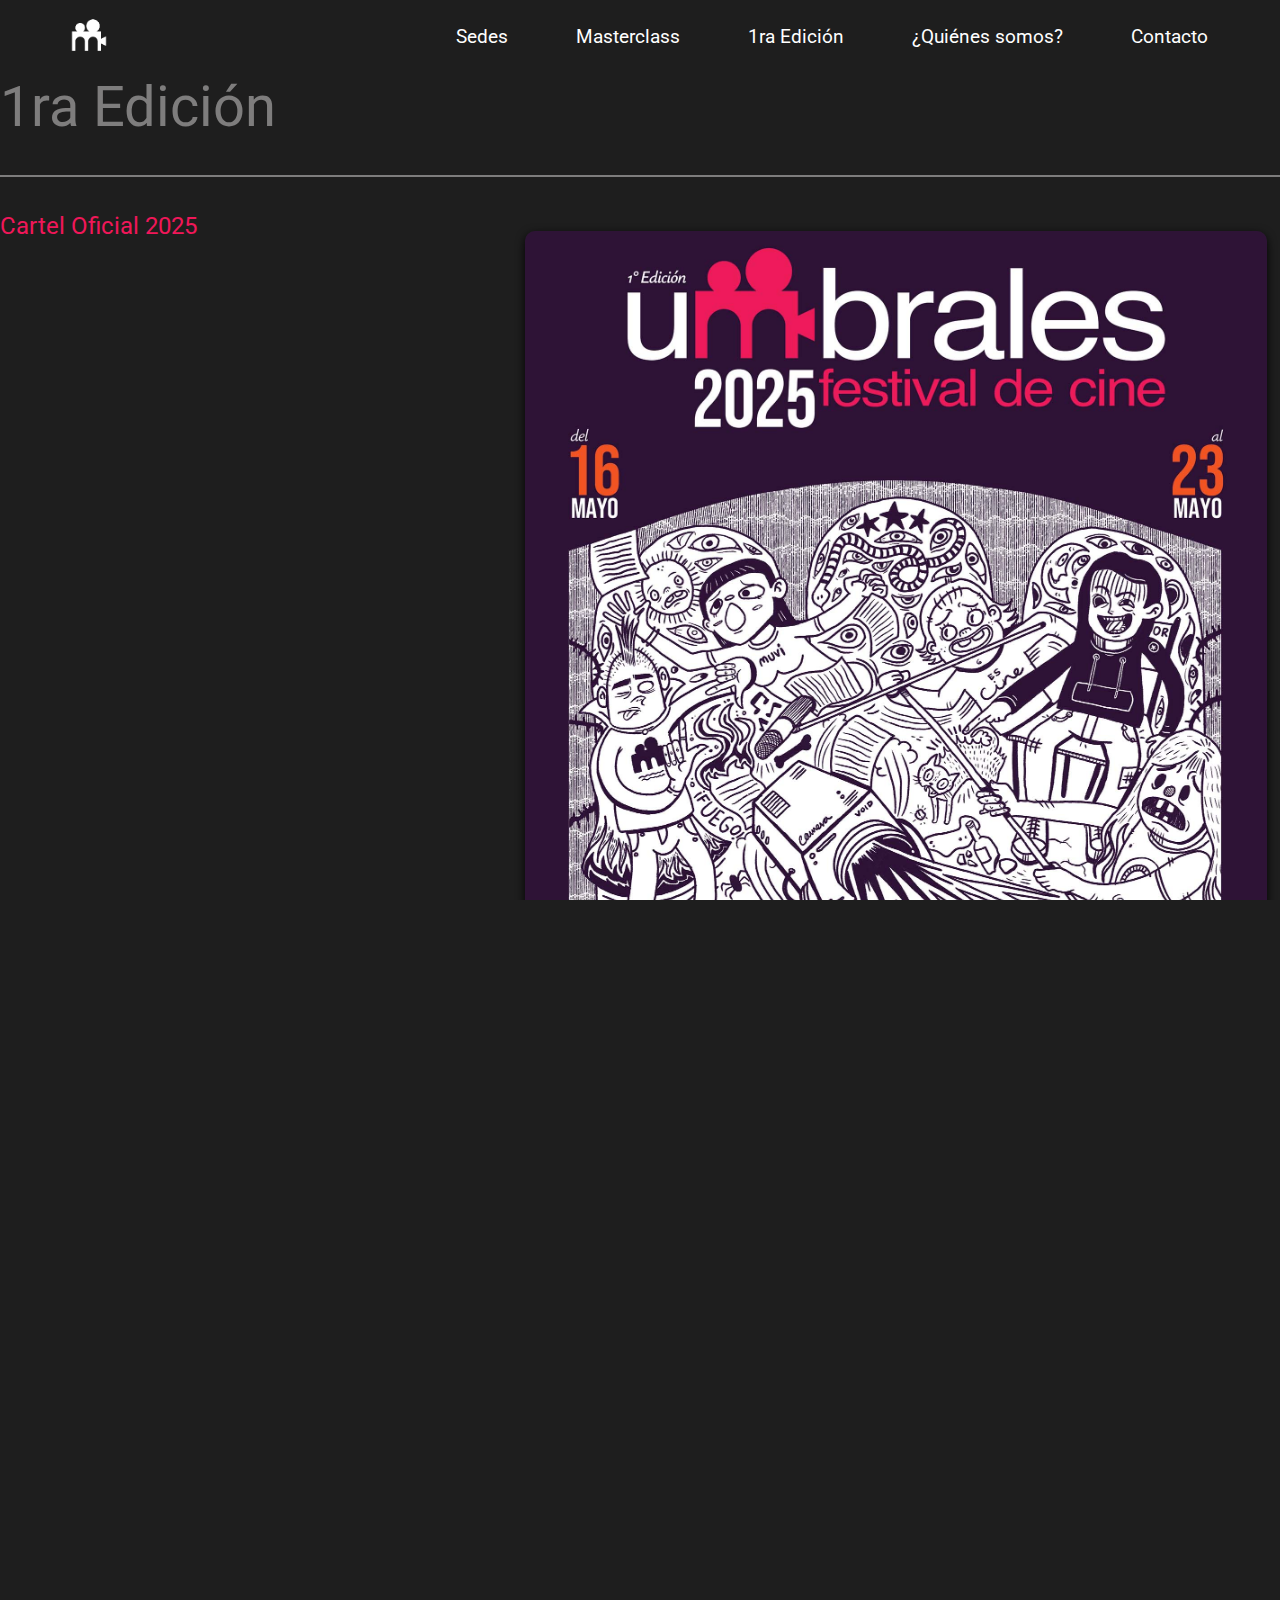
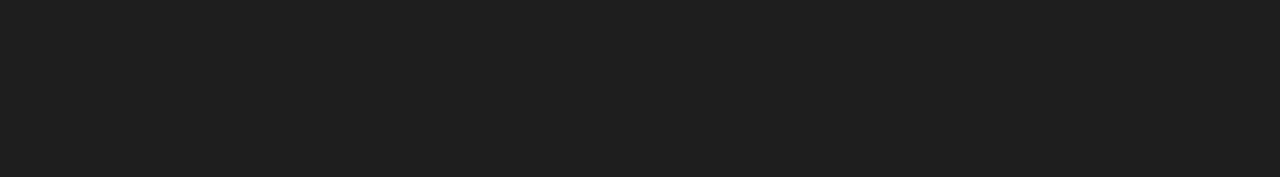
<file: 1ra-edicion.html>
<!DOCTYPE html>
<html lang="es">
<head>
    <meta charset="UTF-8">
    <meta name="viewport" content="width=device-width, initial-scale=1.0">
    <link rel="stylesheet" href="normalize.css">
    <link rel="stylesheet" href="style.css">
    <link rel="icon" type="image/x-icon" href="assets/Isotipo-blanco.png">
    <title>Umbrales</title>
</head>
<body>
    <header>
        <nav class="navegacion__contenedor__invertido">
            <div class="logo">
                <a href="index.html" alt="logo-umbrales">
                    <img src="assets/Isotipo-blanco.png" alt="logo-umbrales">
                </a>
            </div>
            <div class="enlases">
                <div class="enlases__texto">
                    <a href="sedes.html">Sedes</a>
                    <a href="masterclass.html">Masterclass</a>
                    <!-- <a href="#Invitados">Invitados</a> -->
                    <a href="1ra-edicion.html">1ra Edición</a>
                    <a href="quienes-somos.html">¿Quiénes somos?</a>
                    <a href="contacto.html">Contacto</a>
                </div>
                <button class="menu-button" onclick="toggleMenu()">
                    <div></div>
                    <div></div>
                    <div></div>
                </button>
            </div>
        </nav>
        <div class="sedes__inv">
            <ul class="menu-list" id="menu-list">
                <li><a href="sedes.html">Sedes</a></li>
                <li><a href="masterclass.html">Masterclass</a></li>
                <!-- <li><a href="#Invitados">Invitados</a></li> -->
                <li><a href="1ra-edicion.html">1ra Edición</a></li>
                <li><a href="quienes-somos.html">¿Quiénes somos?</a></li>
                <li><a href="contacto.html">Contacto</a></li>
            </ul>
         </div>
    </header>

    <section class="sedes__pestana">
        <div class="contenedor__bloque__texto__si">
            <p class="texto__titulos">1ra Edición</p>
            <div class="contenedor__bloque__texto__interior">
                <p class="texto__subtitulos">Cartel Oficial 2025</p>
                
                <div class="texto__parrafos__contenedor">
                    <img class="cartel__img" src="assets/Cartel-Umbrales-2025.jpg">
                 
                </div>
            </div>
        </div>
    </section>
    <section class="sedes__pestana">
        <div class="contenedor__bloque__texto__se">
            <div class="contenedor__bloque__texto__interior">
                <p class="texto__subtitulos">Programación</p>
                
                <div class="texto__parrafos__contenedor">
                    <!-- <img class="cartel__img" src="assets/Cartel Umbrales 2025.jpg"> -->
                 
                </div>
            </div>
        </div>
    </section>
    
    <footer>
        <div class="footer__contenido">

            <div class="footer__contenido__contenedor">
                <div class="footer__contenido__texto">
                    <p>Umbrales - festival de cine</p>
                    <p>umbralesfestival@gmail.com</p>
                    <p>Instagram: <a href="https://www.instagram.com/umbralesfestival/"  class="custom-link-inv" target="_blank">@umbralesfestival</a> </p>
                    <p>Facebook: <a href="https://www.facebook.com/profile.php?id=61563007904048"  class="custom-link-inv" target="_blank">Umbrales Festival de Cine</a> </p> 
                </div>
                <div class="footer__contenido__logo">
                    <img src="assets/Isotipo-blanco.png" alt="logo-umbrales">
                </div>
             </div>

        </div>
   </footer>

   <script src="script.js"></script>

</body>  
    <script src="carrusel.js"></script>
</html>
</file>
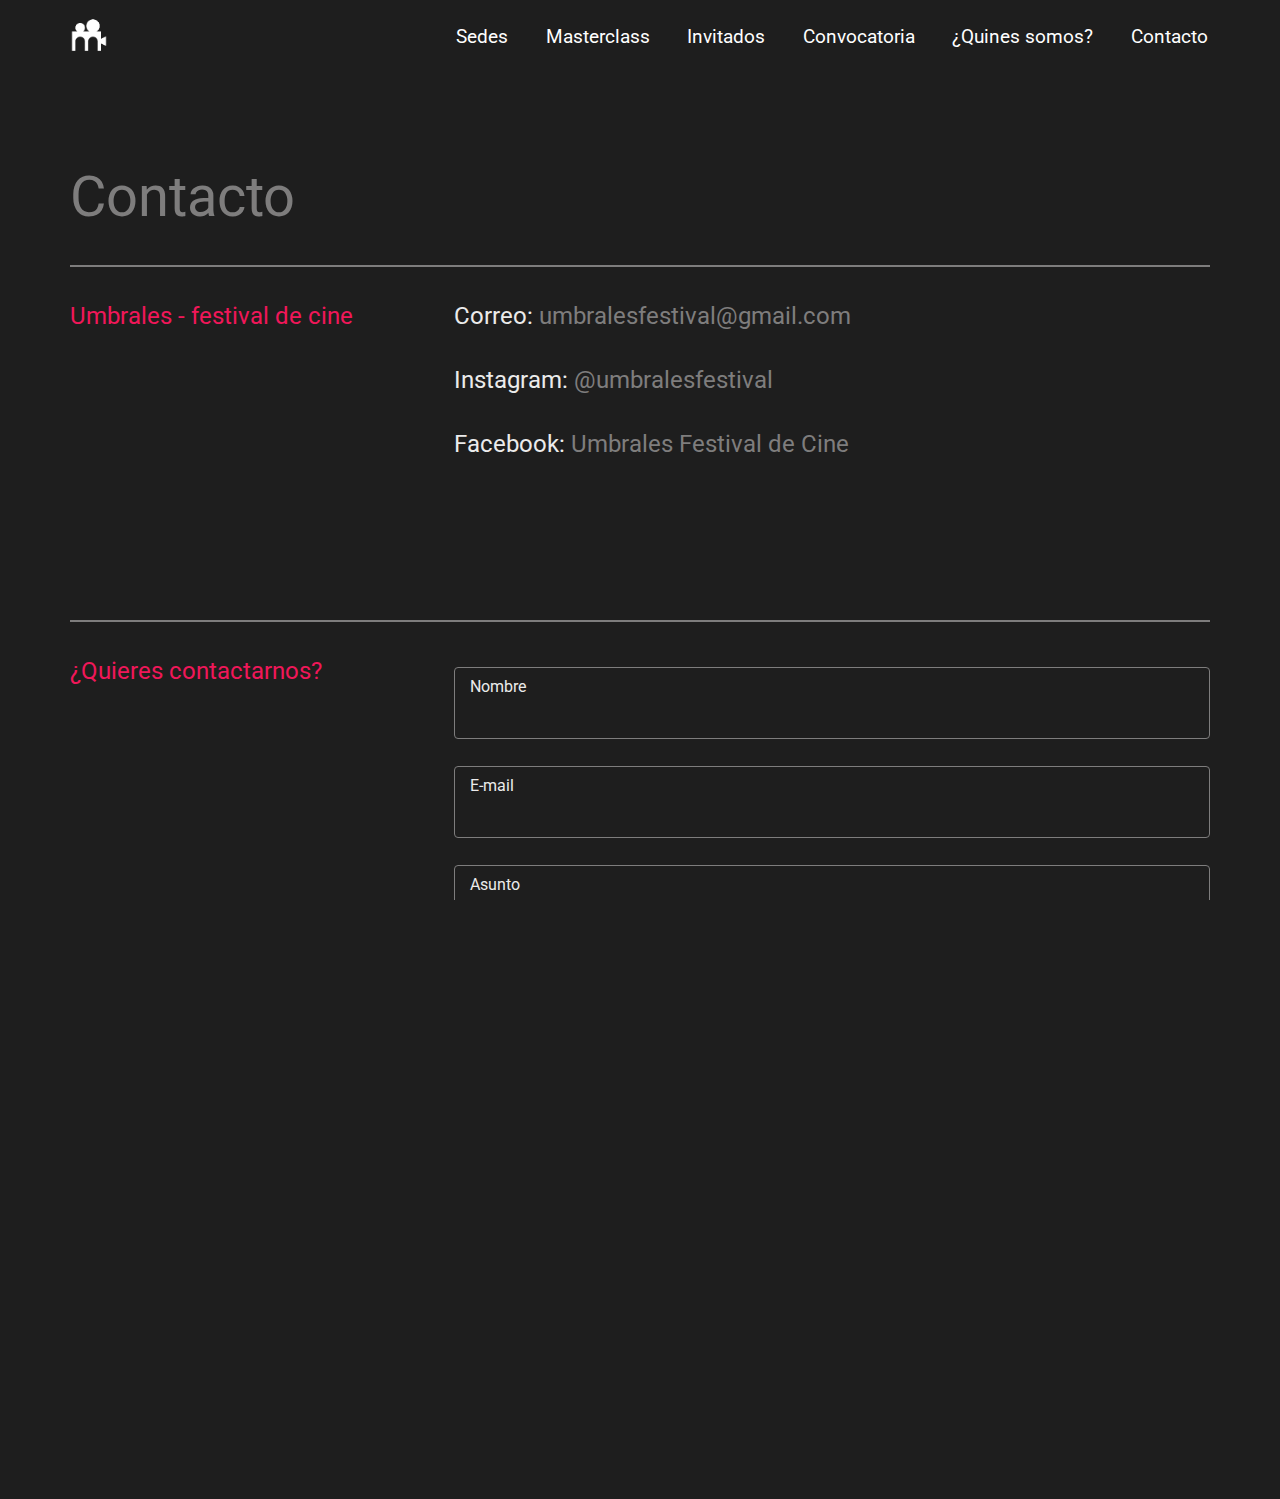
<file: contacto.html>
<!DOCTYPE html>
<html lang="es">
<head>
    <meta charset="UTF-8">
    <meta name="viewport" content="width=device-width, initial-scale=1.0">
    <link rel="stylesheet" href="normalize.css">
    <link rel="stylesheet" href="style.css">
    <link rel="icon" type="image/x-icon" href="assets/Isotipo-blanco.png">
    <title>Umbrales</title>
</head>
<body>
    <header>
        <nav class="navegacion__contenedor__invertido">
            <div class="logo">
                <a href="index.html" alt="logo-umbrales">
                    <img src="assets/Isotipo-blanco.png" alt="logo-umbrales">
                </a>
            </div>
            <div class="enlases">
                <div class="enlases__texto">
                    <a href="sedes.html">Sedes</a>
                    <a href="#Masterclass">Masterclass</a>
                    <a href="#Invitados">Invitados</a>
                    <a href="#Convocatoria">Convocatoria</a>
                    <a href="#somos">¿Quines somos?</a>
                    <a href="contacto.html">Contacto</a>
                </div>
                <button class="menu-button" onclick="toggleMenu()">
                    <div></div>
                    <div></div>
                    <div></div>
                </button>
            </div>
        </nav>
        <div class="sedes__inv">
            <ul class="menu-list" id="menu-list">
                <li><a href="sedes.html">Sedes</a></li>
                <li><a href="#Masterclass">Masterclass</a></li>
                <li><a href="#Invitados">Invitados</a></li>
                <li><a href="#Convocatoria">1°Edición</a></li>
                <li><a href="#somos">¿Quines somos?</a></li>
                <li><a href="contacto.html">Contacto</a></li>
            </ul>
         </div>
    </header>

    <section class="sedes__pestana">
        <div class="contenedor__bloque__texto">
            <p class="texto__titulos">Contacto</p>
            <div class="contenedor__bloque__texto__interior">
                <p class="texto__subtitulos">Umbrales - festival de cine</p>
                
                <div class="texto__parrafos__contenedor">
                 
                    
                    <p class="texto__parrafos">Correo: <a href="mailto:umbralesfestival@gmail.com"  class="custom-link" target="_blank">umbralesfestival@gmail.com</a> </p>
                    <p class="texto__parrafos">Instagram: <a href="https://www.instagram.com/umbralesfestival/"  class="custom-link" target="_blank">@umbralesfestival</a> </p>
                    <p class="texto__parrafos">Facebook: <a href="https://www.facebook.com/profile.php?id=61563007904048"  class="custom-link" target="_blank">Umbrales Festival de Cine</a> </p> 
                   
                </div>
            </div>
        </div>
    </section>

    <section class="sedes__pestana">
        <div class="sin-espacio">
        <div class="contenedor__bloque__texto">
            
            <div class="contenedor__bloque__texto__interior">
                <p class="texto__subtitulos">¿Quieres contactarnos?</p>
                
                <div class="texto__parrafos__contenedor">
                    <div class="formcontato" id="contacto">
                        <div  class="formcontato__contacto">
                            <!-- <div class="formcontato--esquerda">
                                <img class="formcontato__img" src="assets/contact_image.png">
                            </div> -->
                            <div class="formcontato__text">
                               
                                
    
                                <form class="formcontato__form" name="form" action="https://formsubmit.co/olidaniel666@gmail.com" method="POST">
                                    <div class="input-container">
                                        <input class="formcontato__input" type="text" name="nombre" id="nombre" placeholder="Nombre" required data-tipo="nombre">
                                        <label class="input-label" for="nombre">Nombre</label>
                                
                                    </div>
                                    <div class="input-container">
                                        <input class="formcontato__input" type="email" name="email" id="email" placeholder="E-mail" required data-tipo="email">
                                        <label class="input-label" for="email">E-mail</label>
                                       
                                    </div>
                                    <div class="input-container">
                                        <input class="formcontato__input" type="text" name="asunto" id="asunto" placeholder="Asunto" required data-tipo="asunto">
                                        <label class="input-label" for="asunto">Asunto</label>
                                       
                                    </div>
                                    <div class="input-container">
                                        <textarea class="formcontato__textarea" rows="5" cols="40" id="mensagem" name="mensaje" placeholder="Mensaje" required data-tipo="mensaje"></textarea>
                                        <label class="textarea-label" for="mensaje">Mensaje</label>
                                    </div>
                                    <button type="submit" class="formcontato__botao">Enviar mensaje</button>
                                </form>
                            </div>
                        </div>
                    </div> 
                </div>
            </div>
        </div>
        </div>
    </section>
    <footer>
        <div class="footer__contenido">

            <div class="footer__contenido__contenedor">
                <div class="footer__contenido__texto">
                    <p>Umbrales - festival de cine</p>
                    <p>umbralesfestival@gmail.com</p>
                    <p>Instagram: <a href="https://www.instagram.com/umbralesfestival/"  class="custom-link-inv" target="_blank">@umbralesfestival</a> </p>
                    <p>Facebook: <a href="https://www.facebook.com/profile.php?id=61563007904048"  class="custom-link-inv" target="_blank">Umbrales Festival de Cine</a> </p> 
                </div>
                <div class="footer__contenido__logo">
                    <img src="assets/Isotipo-blanco.png" alt="logo-umbrales">
                </div>
             </div>

        </div>
   </footer>
    


   <script src="script.js"></script>

</body>  
</html>
</file>
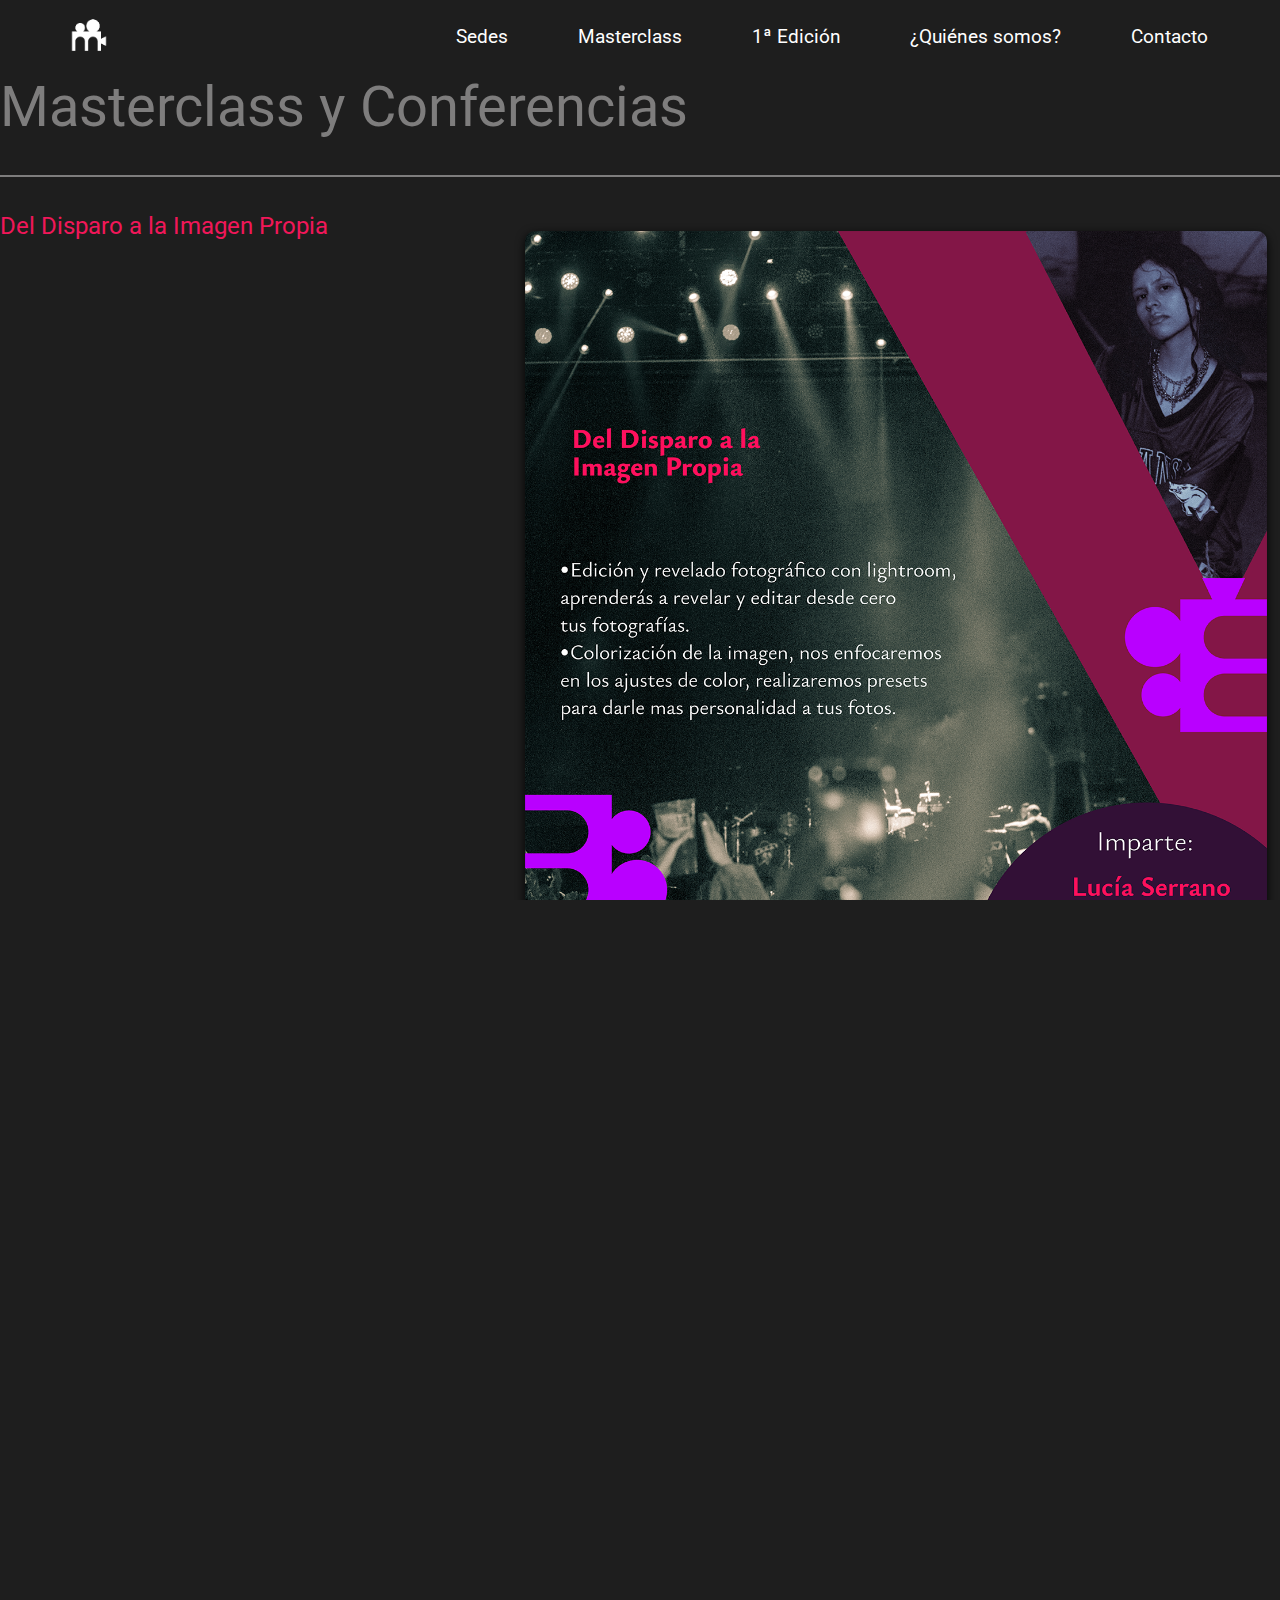
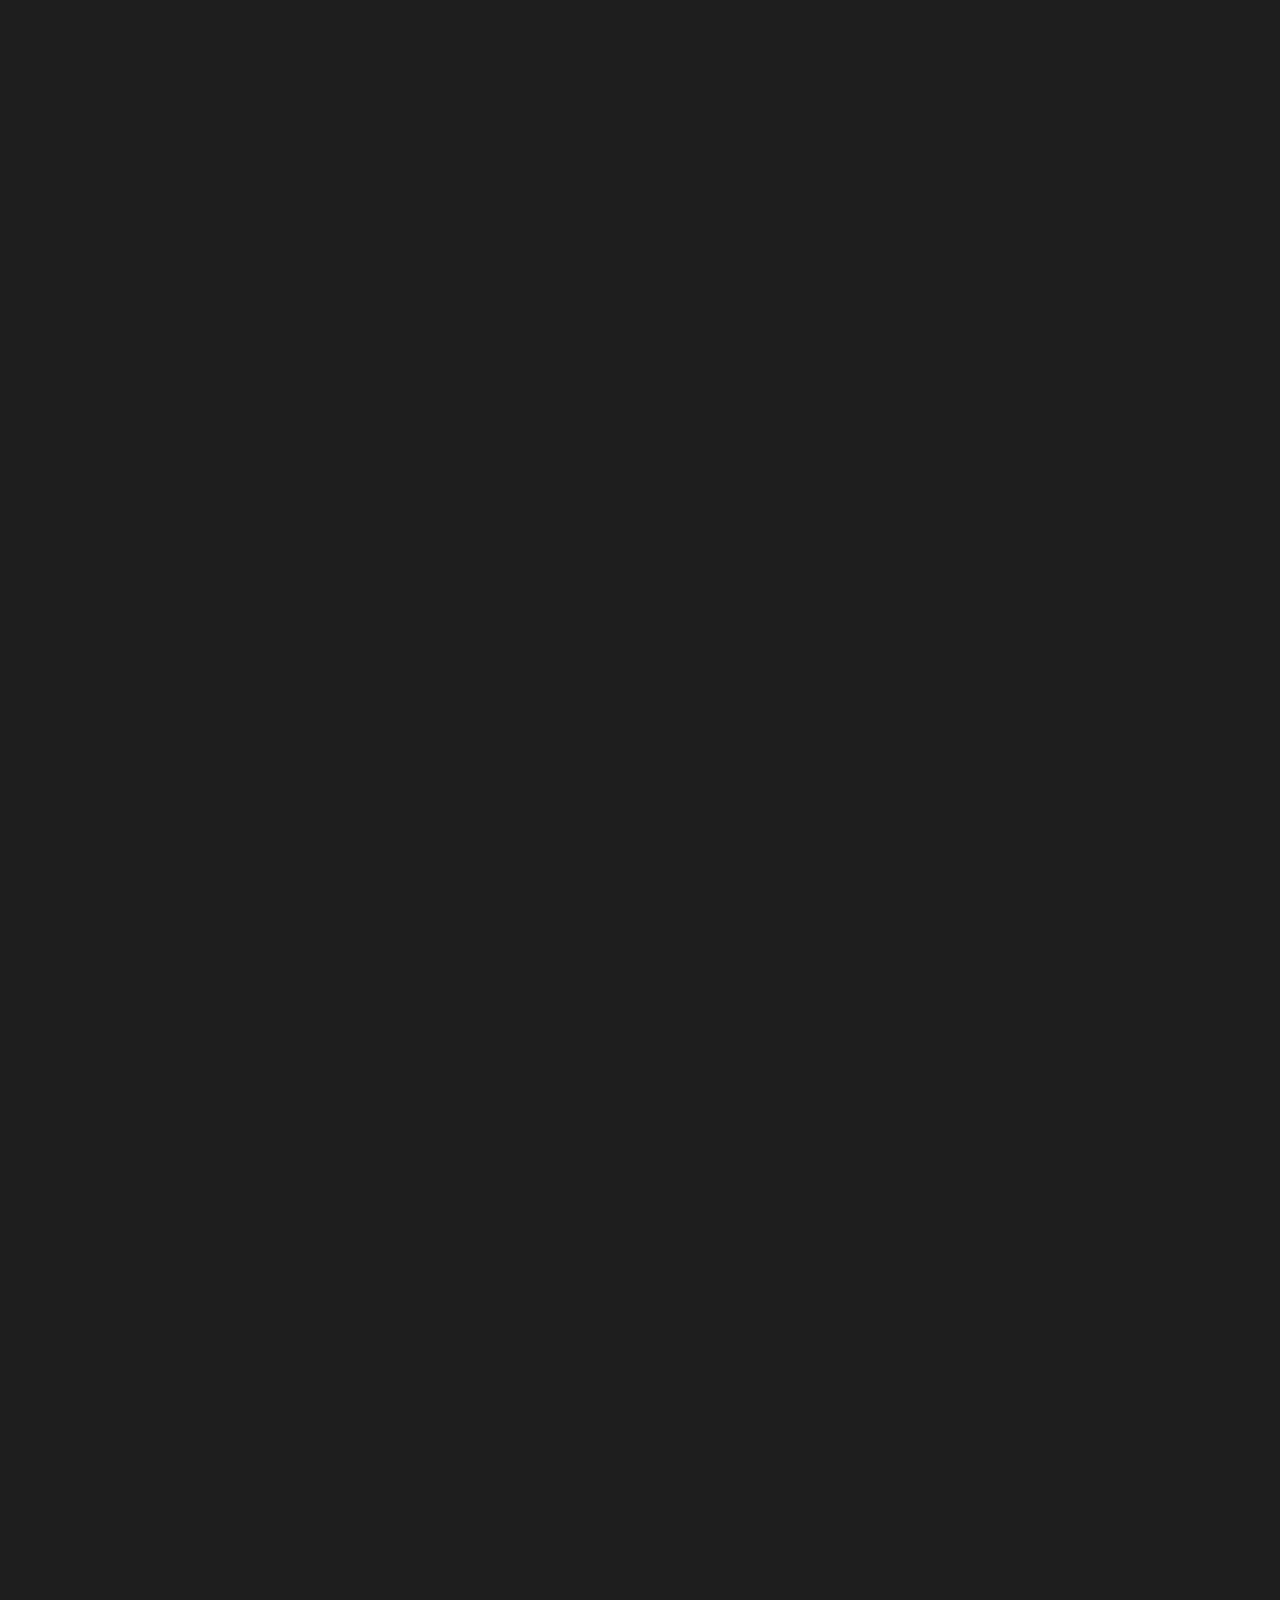
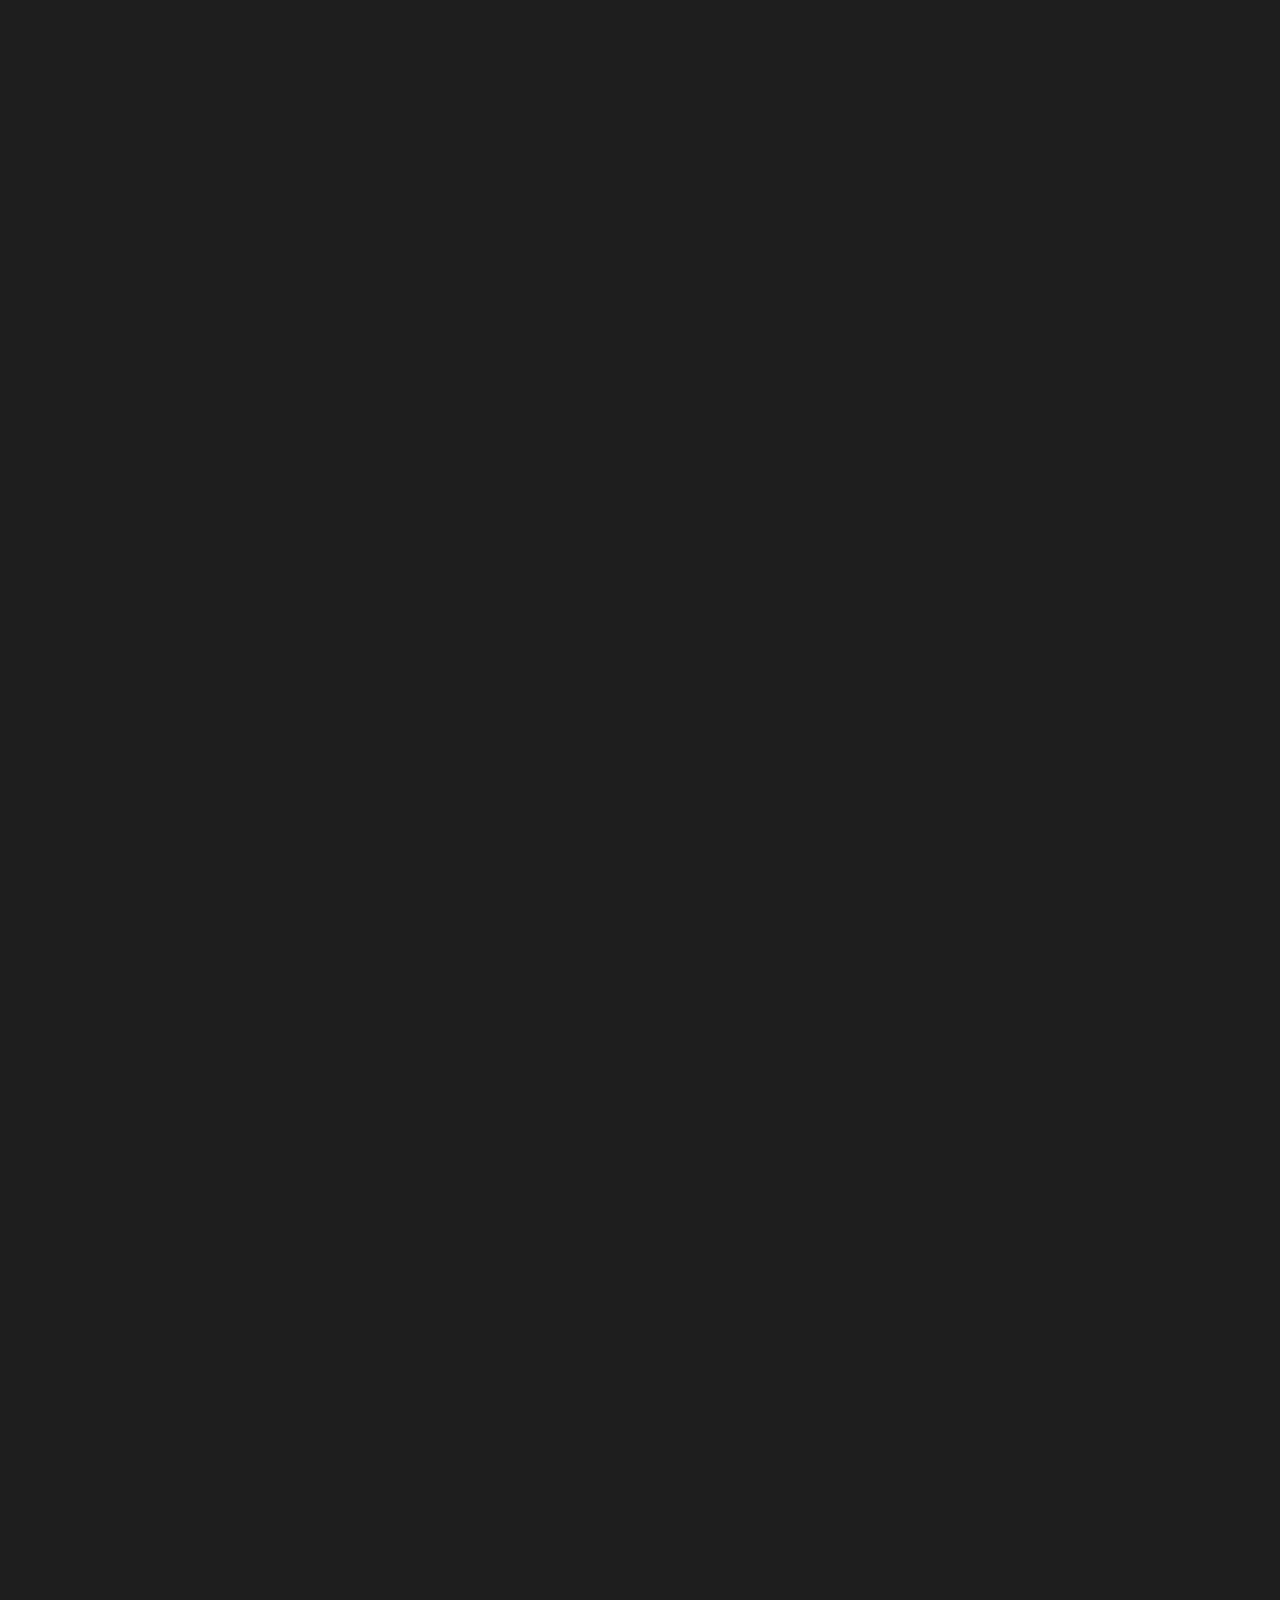
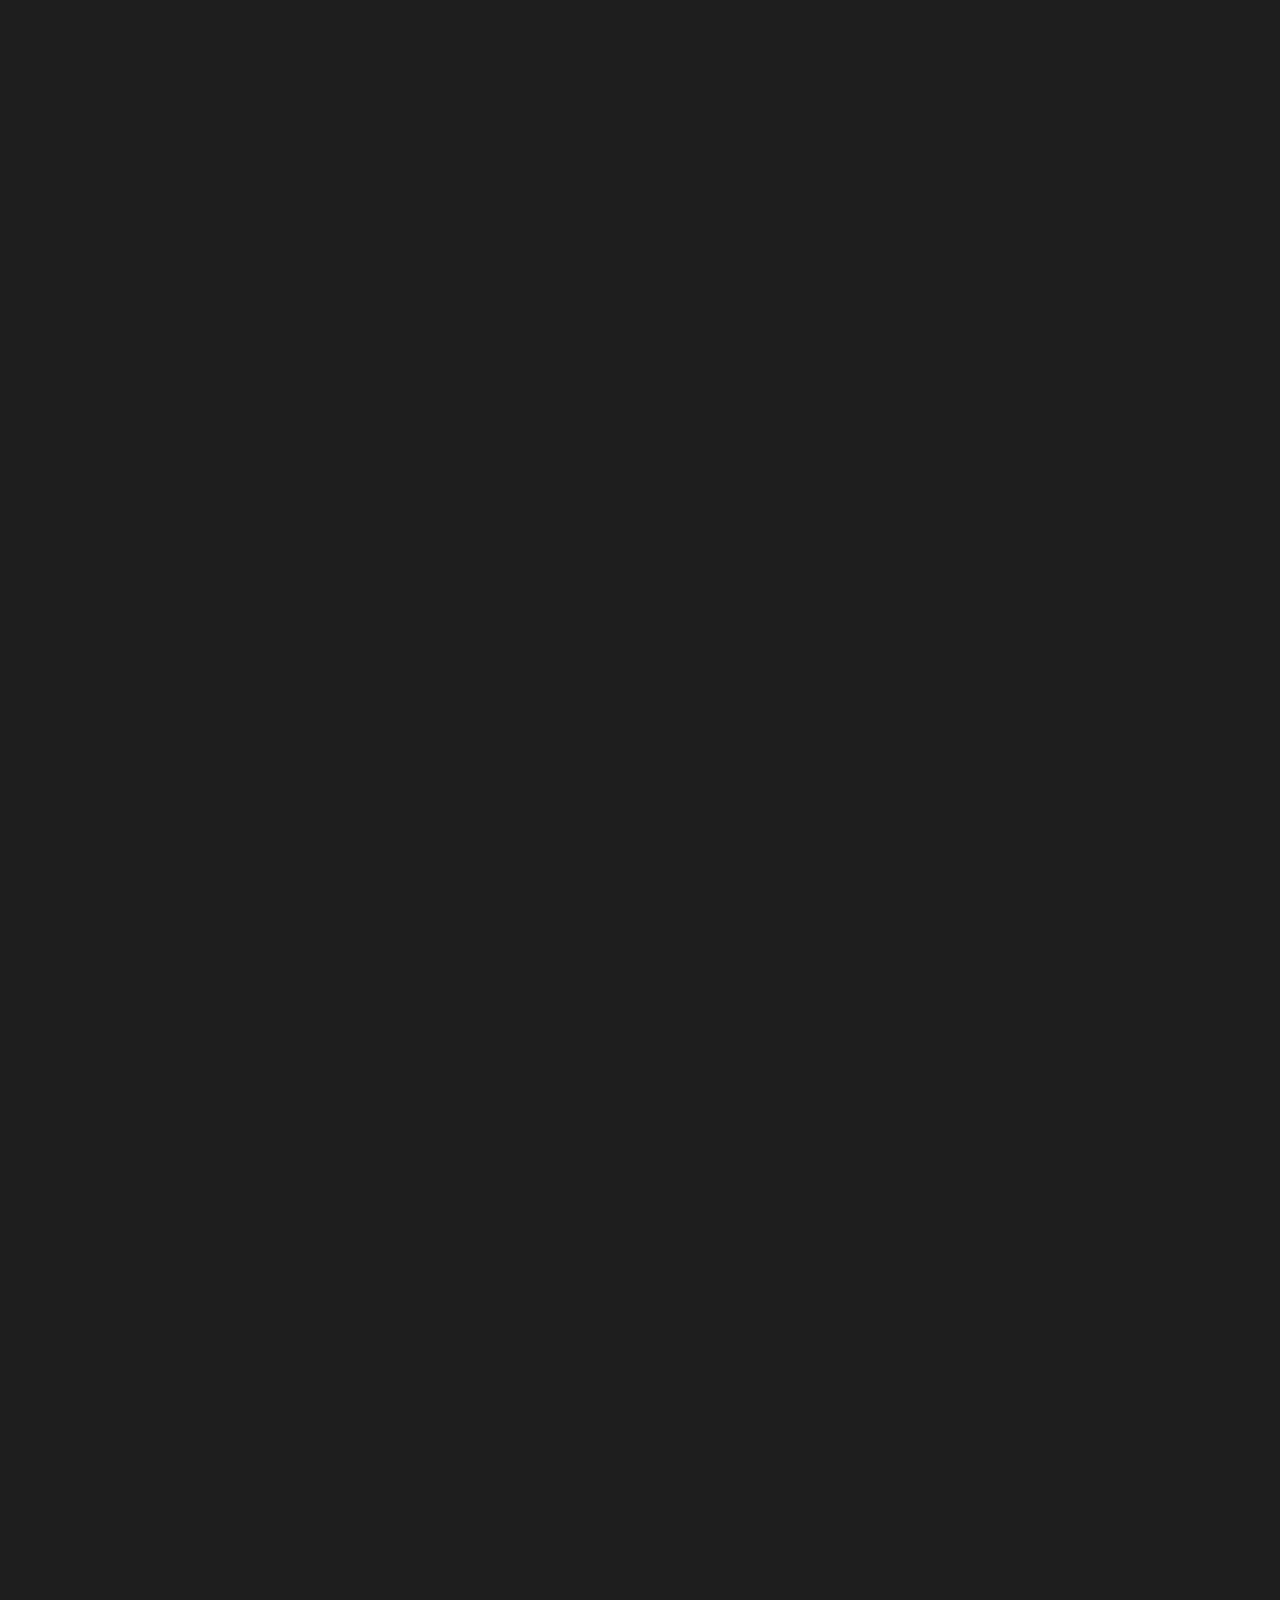
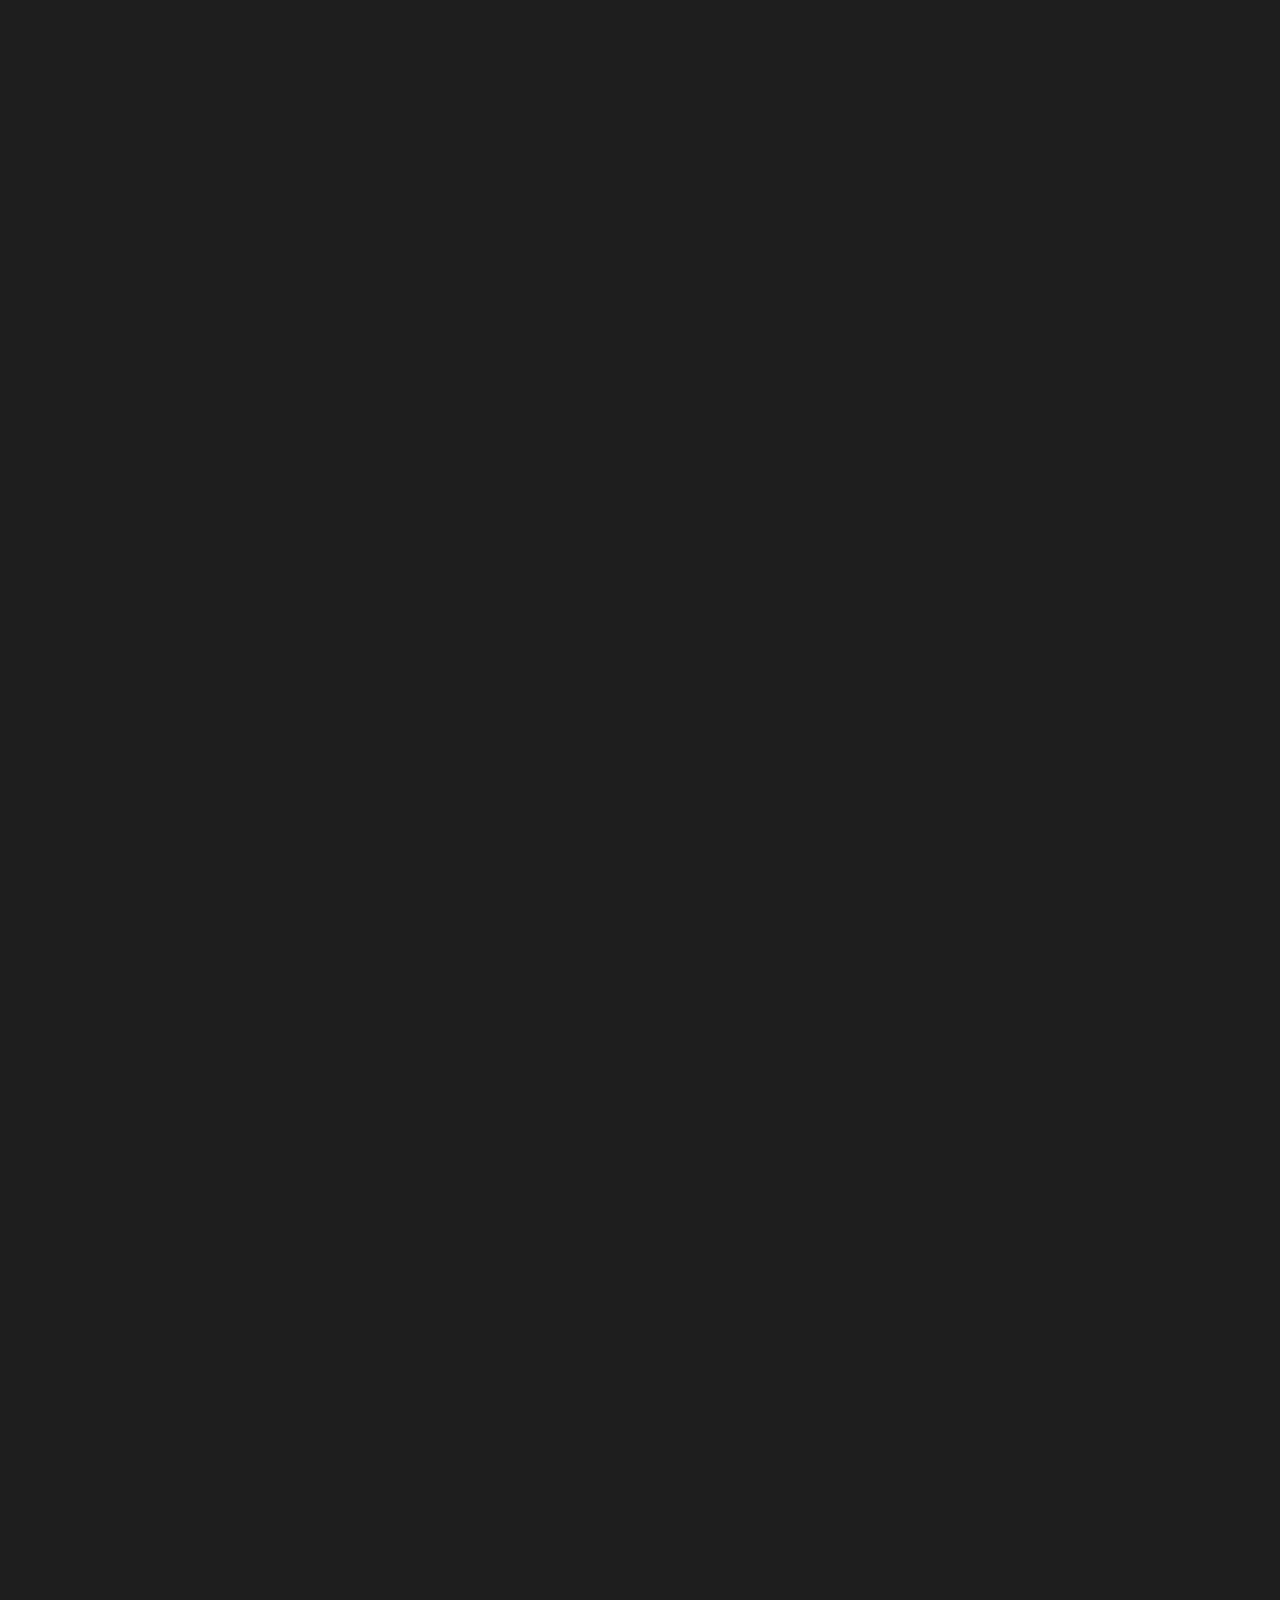
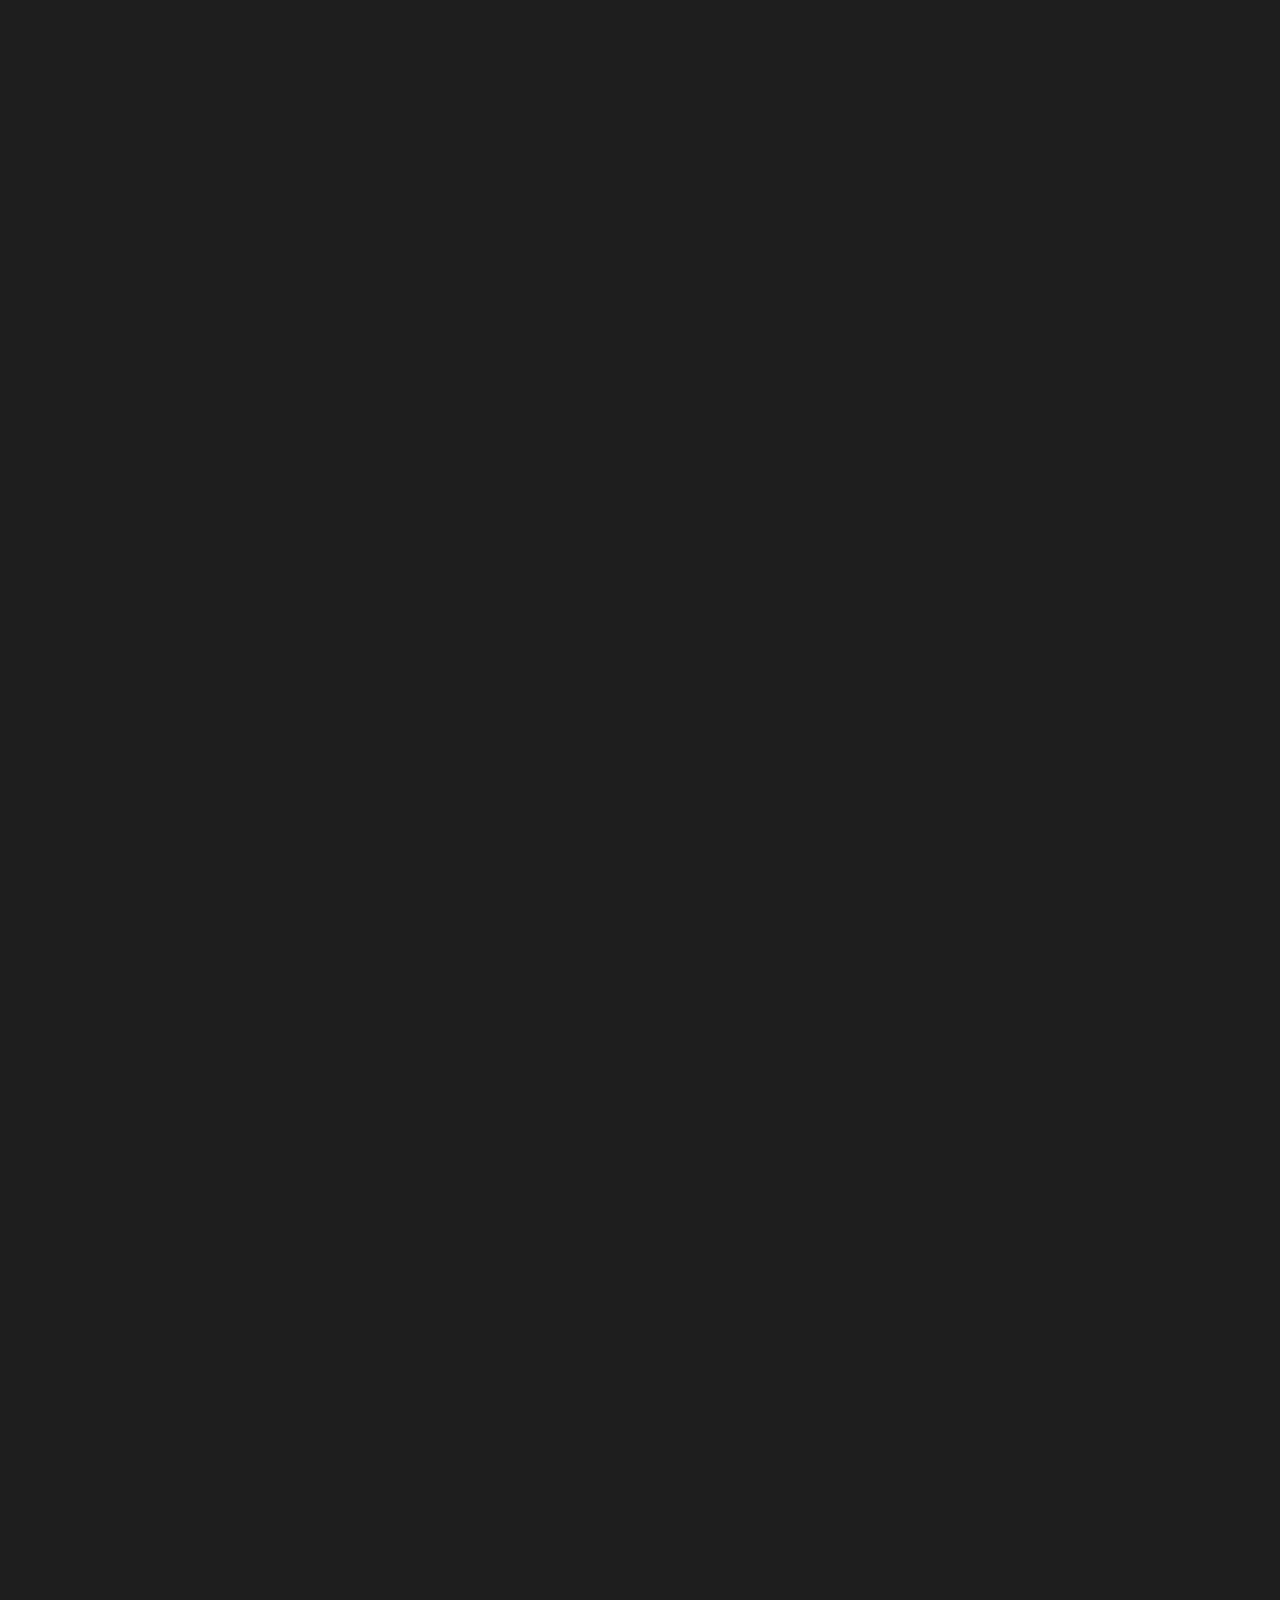
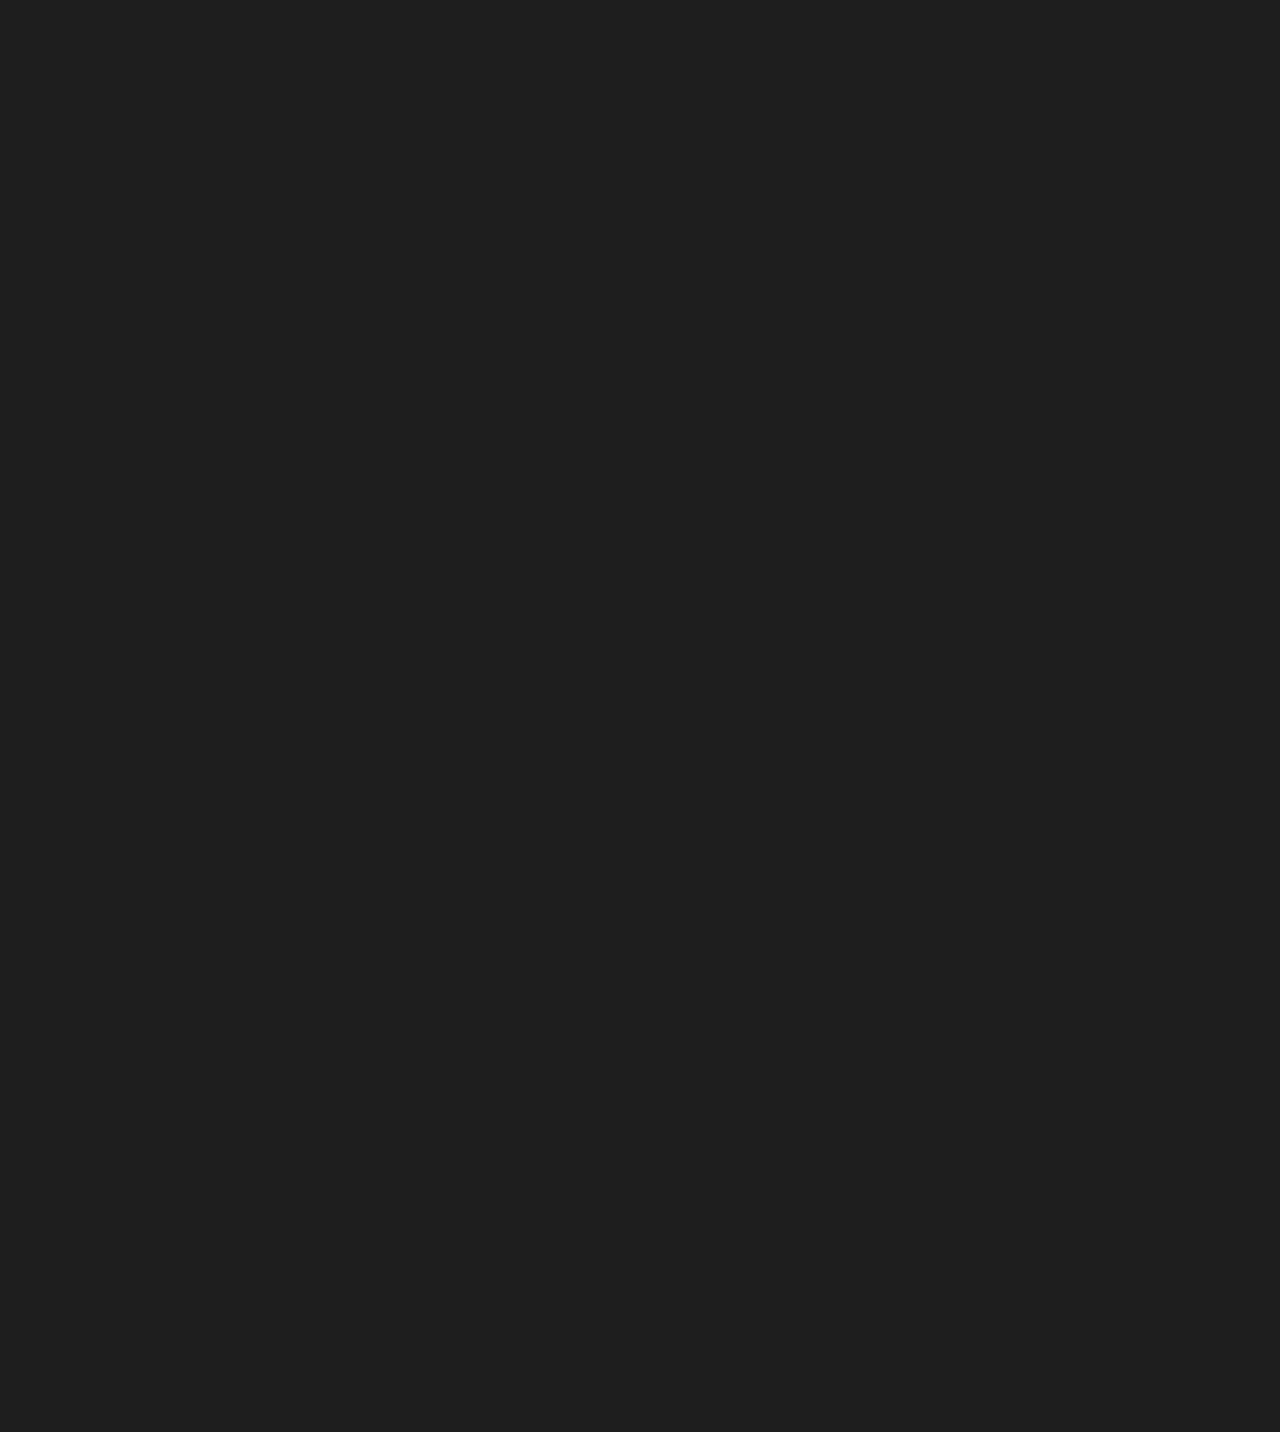
<file: masterclass.html>
<!DOCTYPE html>
<html lang="es">
<head>
    <meta charset="UTF-8">
    <meta name="viewport" content="width=device-width, initial-scale=1.0">
    <link rel="stylesheet" href="normalize.css">
    <link rel="stylesheet" href="style.css">
    <link rel="icon" type="image/x-icon" href="assets/Isotipo-blanco.png">
    <title>Masterclass</title>
</head>
<body>
    <header>
        <nav class="navegacion__contenedor__invertido">
            <div class="logo">
                <a href="index.html" alt="logo-umbrales">
                    <img src="assets/Isotipo-blanco.png" alt="logo-umbrales">
                </a>
            </div>
            <div class="enlases">
                <div class="enlases__texto">
                    <a href="sedes.html">Sedes</a>
                    <a href="masterclass.html">Masterclass</a>
                    <!-- <a href="#Invitados">Invitados</a> -->
                    <a href="1ra-edicion.html">1ª Edición</a>
                    <a href="quienes-somos.html">¿Quiénes somos?</a>
                    <a href="contacto.html">Contacto</a>
                </div>
                <button class="menu-button" onclick="toggleMenu()">
                    <div></div>
                    <div></div>
                    <div></div>
                </button>
            </div>
        </nav>
        <div class="sedes__inv">
            <ul class="menu-list" id="menu-list">
                <li><a href="sedes.html">Sedes</a></li>
                <li><a href="masterclass.html">Masterclass</a></li>
                <!-- <li><a href="#Invitados">Invitados</a></li> -->
                <li><a href="1ra-edicion.html">1ª Edición</a></li>
                <li><a href="quienes-somos.html">¿Quiénes somos?</a></li>
                <li><a href="contacto.html">Contacto</a></li>
            </ul>
         </div>
    </header>

    <section class="sedes__pestana">
        <div class="contenedor__bloque__texto__si">
            <p class="texto__titulos">Masterclass y Conferencias</p>
            <div class="contenedor__bloque__texto__interior">
                <p class="texto__subtitulos">Del Disparo a la Imagen Propia</p>
                
                <div class="texto__parrafos__contenedor">
                    <div class="carousel__masterclass">
                        <div class="carrusel">
                            <div class="slides">
                              <img src="assets/master-1-1.png" class="slide" alt="Imagen 1">
                              <img src="assets/master-1-2.png" class="slide" alt="Imagen 2">
                            </div>
                            <button class="arrow prev">&#10094;</button>
                            <button class="arrow next">&#10095;</button>
                          </div>
                          <div class="texto__lateral">
                      <p class="texto__parrafos"> 
                         <br><br>Registro: <a href="https://forms.gle/8mfJLgoFCaRrCBXR8" class="custom-link" target="_blank" >docs.google.com/forms</a>
                      </p>
                      </div>
                 </div>
                </div>   
            </div>
        </div>
    </section>
    <section class="sedes__pestana">
        <div class="contenedor__bloque__texto__se">
            <div class="contenedor__bloque__texto__interior">
                <p class="texto__subtitulos">Corrección de Color</p>
                <div class="texto__parrafos__contenedor">
                    <div class="carousel__masterclass">
                        <div class="carrusel">
                            <div class="slides">
                              <img src="assets/correccion-2.jpg" class="slide" alt="Imagen 3">
                              <img src="assets/correccion-1.jpg" class="slide" alt="Imagen 4">
                            </div>
                            <button class="arrow prev">&#10094;</button>
                            <button class="arrow next">&#10095;</button>
                          </div>
                           <div class="texto__lateral">
                      <p class="texto__parrafos"> 
                         <br><br>Registro: <a href="https://forms.gle/aTCKgmga8qTDagYx5" class="custom-link" target="_blank" >docs.google.com/forms</a>
                      </p>
                      </div>
                </div>
                
            </div>
        </div>
    </section>
    <section class="sedes__pestana">
        <div class="contenedor__bloque__texto__se">
            <div class="contenedor__bloque__texto__interior">
                <p class="texto__subtitulos">El trabajo de la Imagen en Mavimiento</p>
                <div class="texto__parrafos__contenedor">
                    <div class="carousel__masterclass">
                        <div class="carrusel">
                            <div class="slides">
                              <img src="assets/cinefoto-1.png" class="slide" alt="Imagen 5">
                              <img src="assets/cinefoto-2.jpg" class="slide" alt="Imagen 6">
                            </div>
                            <button class="arrow prev">&#10094;</button>
                            <button class="arrow next">&#10095;</button>
                          </div>
                          <div class="texto__lateral">
                      <p class="texto__parrafos"> 
                         <br><br>Registro: <a href="https://forms.gle/TFogNJ9ZSn3cVGKb8" class="custom-link" target="_blank" >docs.google.com/forms</a>
                      </p>
                      </div>
                </div>
                
            </div>
        </div>
    </section>

    <section class="sedes__pestana">
        <div class="contenedor__bloque__texto__se">
            <div class="contenedor__bloque__texto__interior">
                <p class="texto__subtitulos">Cine sin imagen</p>
                <div class="texto__parrafos__contenedor">
                    <div class="carousel__masterclass">
                        <div class="carrusel">
                            <div class="slides">
                              <img src="assets/sin-imagen-1.jpg" class="slide" alt="Imagen 7">
                              <img src="assets/sin-imagen-2.jpg" class="slide" alt="Imagen 8">
                            </div>
                            <button class="arrow prev">&#10094;</button>
                            <button class="arrow next">&#10095;</button>
                          </div>
                          <div class="texto__lateral">
                      <p class="texto__parrafos"> 
                         <br><br>Registro: <a href="https://forms.gle/hbnWgFQe28pguAjC9" class="custom-link" target="_blank" >docs.google.com/forms</a>
                      </p>
                      </div>
                </div>
                
            </div>
        </div>
    </section>

    <section class="sedes__pestana">
        <div class="contenedor__bloque__texto__fi">
            <!-- <p class="texto__titulos">Conferencias</p> -->
            <div class="contenedor__bloque__texto__interior">
                <p class="texto__subtitulos">Cómo vivir del Arte Digital</p>
                <div class="texto__parrafos__contenedor">
                    <div class="carousel__masterclass">
                        <div class="carrusel">
                            <div class="slides">
                              <img src="assets/vivir-1.jpg" class="slide" alt="Imagen 9">
                              <img src="assets/vivir-2.png" class="slide" alt="Imagen 10">
                            </div>
                            <button class="arrow prev">&#10094;</button>
                            <button class="arrow next">&#10095;</button>
                        </div>
                        <div class="texto__lateral">
                        <p class="texto__parrafos"> 
                        <br><br>Registro: <a href="https://forms.gle/uTJBrsrpbpGuawyy5" class="custom-link" target="_blank" >docs.google.com/forms</a>
                        </p>
                        </div>
                    </div>
                </div>
            </div>
        </div>
    </section>
    

    <footer>
        <div class="footer__contenido">

            <div class="footer__contenido__contenedor">
                <div class="footer__contenido__texto">
                    <p>Umbrales - festival de cine</p>
                    <p>umbralesfestival@gmail.com</p>
                    <p>Instagram: <a href="https://www.instagram.com/umbralesfestival/"  class="custom-link-inv" target="_blank">@umbralesfestival</a> </p>
                    <p>Facebook: <a href="https://www.facebook.com/profile.php?id=61563007904048"  class="custom-link-inv" target="_blank">Umbrales Festival de Cine</a> </p> 
                </div>
                <div class="footer__contenido__logo">
                    <img src="assets/Isotipo-blanco.png" alt="logo-umbrales">
                </div>
             </div>

        </div>
   </footer>

   <script src="script.js"></script>

</body>  
    <script src="carrusel.js"></script>
    <script src="slide_masterclass.js"></script>
</html>
</file>
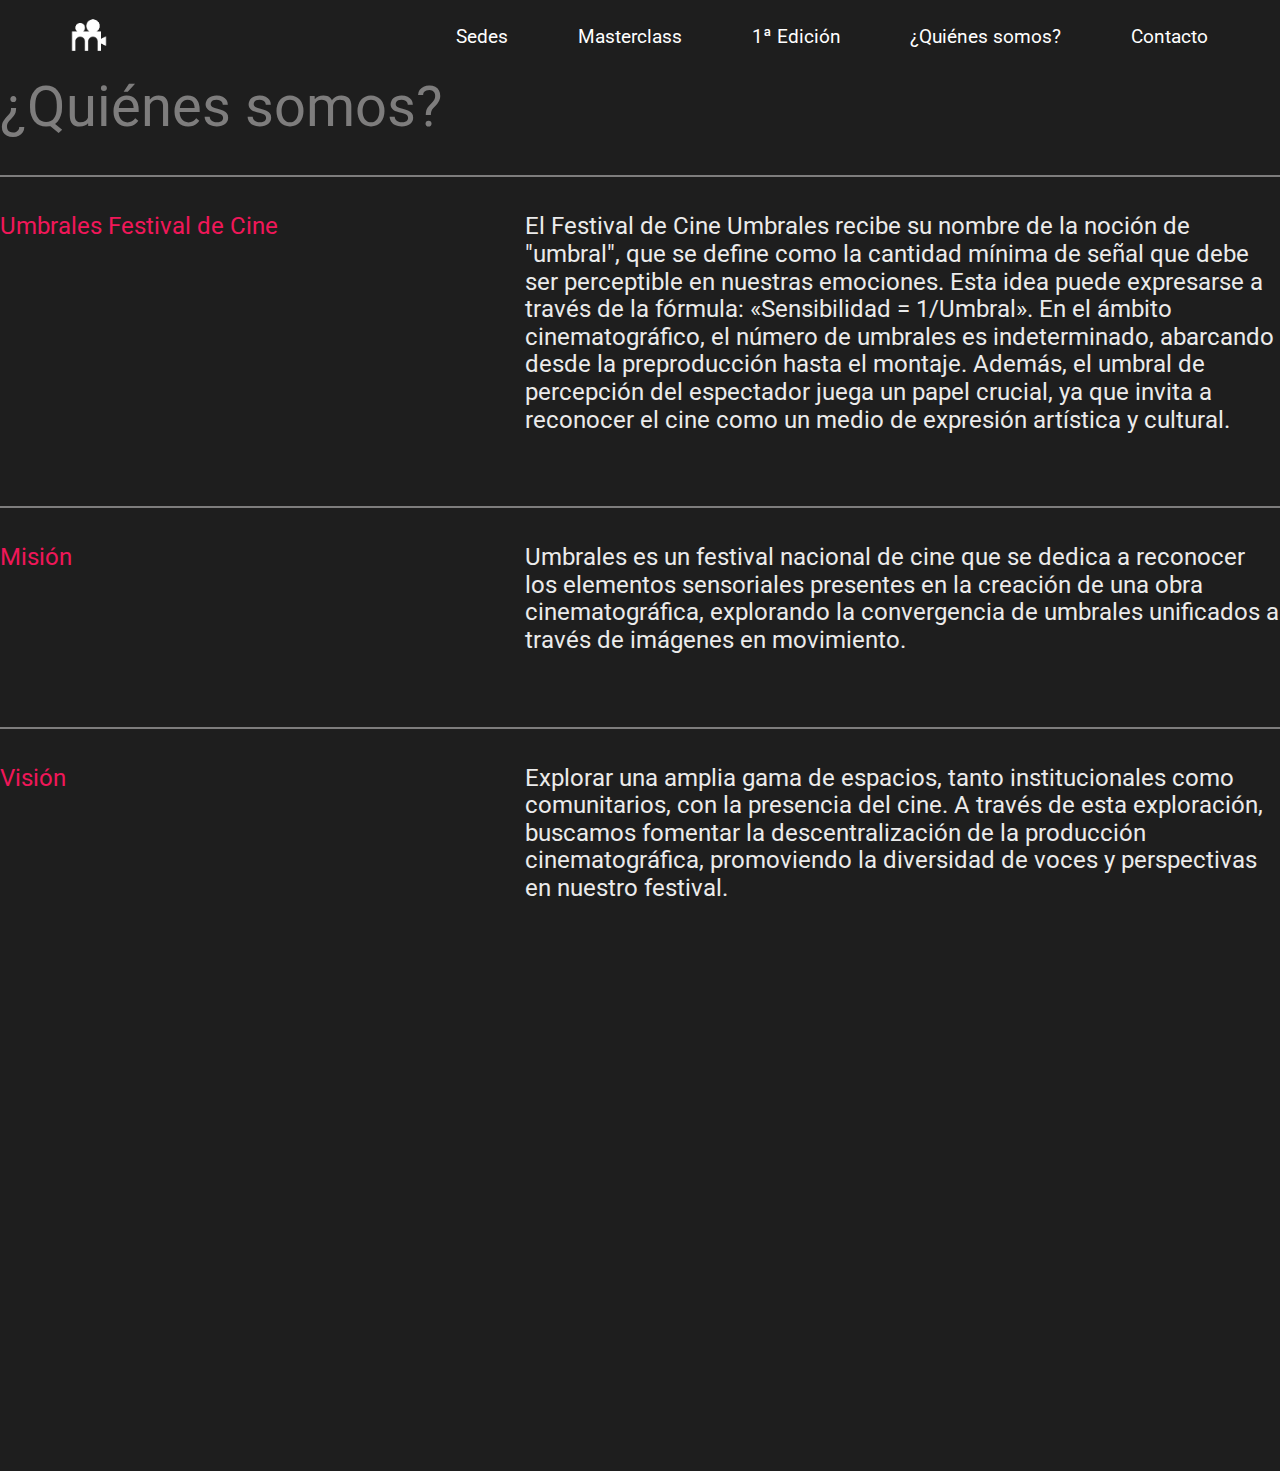
<file: quienes-somos.html>
<!DOCTYPE html>
<html lang="es">
<head>
    <meta charset="UTF-8">
    <meta name="viewport" content="width=device-width, initial-scale=1.0">
    <link rel="stylesheet" href="normalize.css">
    <link rel="stylesheet" href="style.css">
    <link rel="icon" type="image/x-icon" href="assets/Isotipo-blanco.png">
    <title>Umbrales</title>
</head>
<body>
    <header>
        <nav class="navegacion__contenedor__invertido">
            <div class="logo">
                <a href="index.html" alt="logo-umbrales">
                    <img src="assets/Isotipo-blanco.png" alt="logo-umbrales">
                </a>
            </div>
            <div class="enlases">
                <div class="enlases__texto">
                    <a href="sedes.html">Sedes</a>
                    <a href="masterclass.html">Masterclass</a>
                    <!-- <a href="#Invitados">Invitados</a> -->
                    <a href="1ra-edicion.html">1ª Edición</a>
                    <a href="quienes-somos.html">¿Quiénes somos?</a>
                    <a href="contacto.html">Contacto</a>
                </div>
                <button class="menu-button" onclick="toggleMenu()">
                    <div></div>
                    <div></div>
                    <div></div>
                </button>
            </div>
        </nav>
        <div class="sedes__inv">
            <ul class="menu-list" id="menu-list">
                <li><a href="sedes.html">Sedes</a></li>
                <li><a href="masterclass.html">Masterclass</a></li>
                <!-- <li><a href="#Invitados">Invitados</a></li> -->
                <li><a href="1ra-edicion.html">1ª Edición</a></li>
                <li><a href="quienes-somos.html"> ¿Quiénes somos?</a></li>
                <li><a href="contacto.html">Contacto</a></li>
            </ul>
         </div>
    </header>

    <section class="sedes__pestana">
        <div class="contenedor__bloque__texto__si">
            <p class="texto__titulos">¿Quiénes somos?</p>
            <div class="contenedor__bloque__texto__interior">
                <p class="texto__subtitulos">Umbrales Festival de Cine</p>
                
                <div class="texto__parrafos__contenedor">
                    <p class="texto__parrafos">
                        El Festival de Cine Umbrales recibe su nombre de la noción de "umbral", que se define como la cantidad mínima de señal que debe ser perceptible en nuestras emociones. Esta idea puede expresarse a través de la fórmula: «Sensibilidad = 1/Umbral». En el ámbito cinematográfico, el número de umbrales es indeterminado, abarcando desde la preproducción hasta el montaje. Además, el umbral de percepción del espectador juega un papel crucial, ya que invita a reconocer el cine como un medio de expresión artística y cultural. 
                    </p>
                    
                </div>
            </div>
        </div>
    </section>
    <section class="sedes__pestana">
        <div class="contenedor__bloque__texto__se">
          
            <div class="contenedor__bloque__texto__interior">
                <p class="texto__subtitulos">Misión</p>
                
                <div class="texto__parrafos__contenedor">
                    <p class="texto__parrafos">  
                        Umbrales es un festival nacional de cine que se dedica a reconocer los elementos sensoriales presentes en la creación de una obra cinematográfica, explorando la convergencia de umbrales unificados a través de imágenes en movimiento. 
                    </p>
                   
                </div>
            </div>
        </div>
    </section>
    <section class="sedes__pestana">
        <div class="contenedor__bloque__texto__se">
          
            <div class="contenedor__bloque__texto__interior">
                <p class="texto__subtitulos">Visión</p>
                
                <div class="texto__parrafos__contenedor">
                    <p class="texto__parrafos">  
                        Explorar una amplia gama de espacios, tanto institucionales como comunitarios, con la presencia del cine. A través de esta exploración, buscamos fomentar la descentralización de la producción cinematográfica, promoviendo la diversidad de voces y perspectivas en nuestro festival. 
                        
                    </p> 
                    <img class="logo__qs" src="assets/logo-qs.png">
                </div>
            </div>
        </div>
    </section>
 


    <footer>
        <div class="footer__contenido">

            <div class="footer__contenido__contenedor">
                <div class="footer__contenido__texto">
                    <p>Umbrales - festival de cine</p>
                    <p>umbralesfestival@gmail.com</p>
                    <p>Instagram: <a href="https://www.instagram.com/umbralesfestival/"  class="custom-link-inv" target="_blank">@umbralesfestival</a> </p>
                    <p>Facebook: <a href="https://www.facebook.com/profile.php?id=61563007904048"  class="custom-link-inv" target="_blank">Umbrales Festival de Cine</a> </p> 
                </div>
                <div class="footer__contenido__logo">
                    <img src="assets/Isotipo-blanco.png" alt="logo-umbrales">
                </div>
             </div>

        </div>
   </footer>

   <script src="script.js"></script>

</body>  
    <script src="carrusel.js"></script>
</html>
</file>
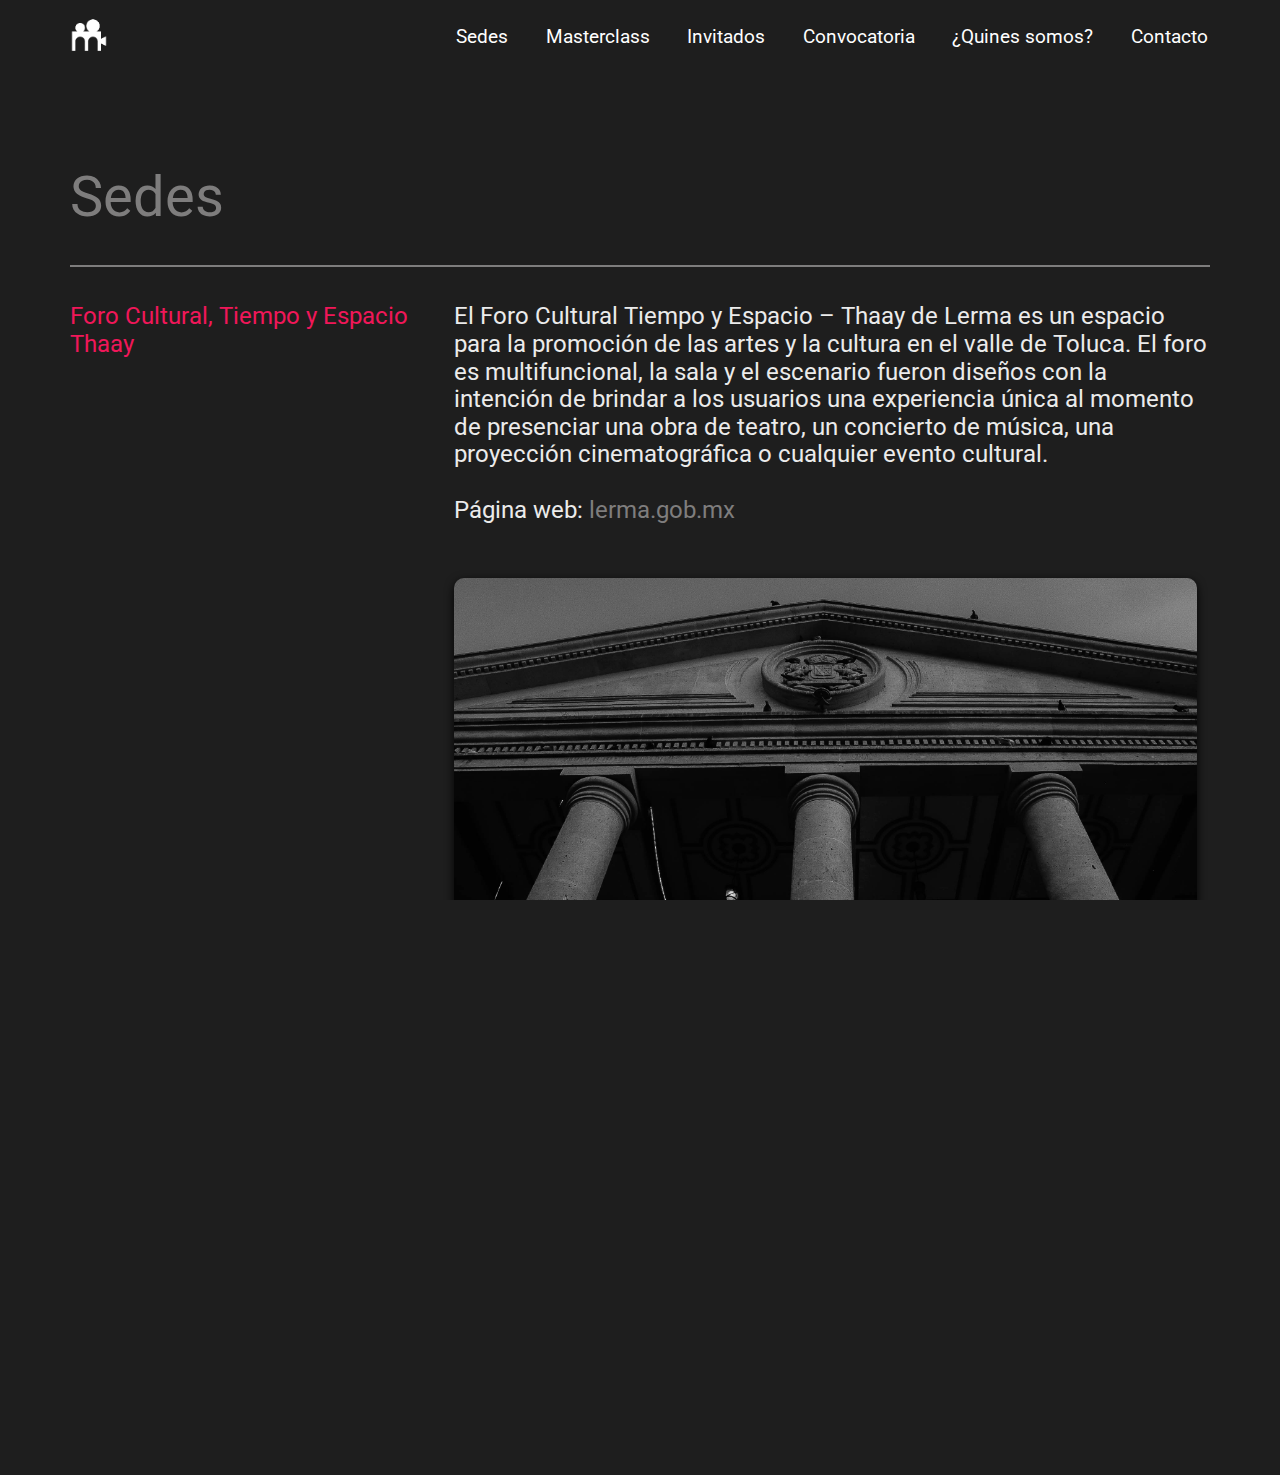
<file: sedes.html>
<!DOCTYPE html>
<html lang="es">
<head>
    <meta charset="UTF-8">
    <meta name="viewport" content="width=device-width, initial-scale=1.0">
    <link rel="stylesheet" href="normalize.css">
    <link rel="stylesheet" href="style.css">
    <link rel="icon" type="image/x-icon" href="assets/Isotipo-blanco.png">
    <title>Umbrales</title>
</head>
<body>
    <header>
        <nav class="navegacion__contenedor__invertido">
            <div class="logo">
                <a href="index.html" alt="logo-umbrales">
                    <img src="assets/Isotipo-blanco.png" alt="logo-umbrales">
                </a>
            </div>
            <div class="enlases">
                <div class="enlases__texto">
                    <a href="sedes.html">Sedes</a>
                    <a href="#Masterclass">Masterclass</a>
                    <a href="#Invitados">Invitados</a>
                    <a href="#Convocatoria">Convocatoria</a>
                    <a href="#somos">¿Quines somos?</a>
                    <a href="contacto.html">Contacto</a>
                </div>
                <button class="menu-button" onclick="toggleMenu()">
                    <div></div>
                    <div></div>
                    <div></div>
                </button>
            </div>
        </nav>
        <div class="sedes__inv">
            <ul class="menu-list" id="menu-list">
                <li><a href="sedes.html">Sedes</a></li>
                <li><a href="#Masterclass">Masterclass</a></li>
                <li><a href="#Invitados">Invitados</a></li>
                <li><a href="#Convocatoria">1°Edición</a></li>
                <li><a href="#somos">¿Quines somos?</a></li>
                <li><a href="contacto.html">Contacto</a></li>
            </ul>
         </div>
    </header>

    <section class="sedes__pestana">
        <div class="contenedor__bloque__texto">
            <p class="texto__titulos">Sedes</p>
            <div class="contenedor__bloque__texto__interior">
                <p class="texto__subtitulos">Foro Cultural, Tiempo y Espacio Thaay</p>
                
                <div class="texto__parrafos__contenedor">
                    <p class="texto__parrafos">El Foro Cultural Tiempo y Espacio – Thaay de Lerma es un espacio para la promoción de las artes y la cultura en el valle de Toluca.
                    El foro es multifuncional, la sala y el escenario fueron diseños con la intención de brindar a los usuarios una experiencia única al momento de presenciar una obra de teatro, un concierto de música, una proyección cinematográfica o cualquier evento cultural. 
                    <br><br>Página web: <a href="https://lerma.gob.mx/lerma/turismo-y-cultura/foro-cultural-tiempo-y-espacio-thaay/" class="custom-link" target="_blank" >lerma.gob.mx</a>
                    </p>
                    <img src="assets/sin título-0138.jpg" alt="Foro Cultural, Tiempo y Espacio Thaay">
                    <a href="https://goo.gl/maps/KdVz9AsSxroh4P6f8" class="custom-link" target="_blank" >Artesanos No 2, Col. Centro, Lerma, Estado de México</a>  
                </div>
            </div>
        </div>
    </section>

    <footer>
        <div class="footer__contenido">

            <div class="footer__contenido__contenedor">
                <div class="footer__contenido__texto">
                    <p>Umbrales - festival de cine</p>
                    <p>umbralesfestival@gmail.com</p>
                    <p>Instagram: <a href="https://www.instagram.com/umbralesfestival/"  class="custom-link-inv" target="_blank">@umbralesfestival</a> </p>
                    <p>Facebook: <a href="https://www.facebook.com/profile.php?id=61563007904048"  class="custom-link-inv" target="_blank">Umbrales Festival de Cine</a> </p> 
                </div>
                <div class="footer__contenido__logo">
                    <img src="assets/Isotipo-blanco.png" alt="logo-umbrales">
                </div>
             </div>

        </div>
   </footer>

   <script src="script.js"></script>

</body>  
</html>
</file>
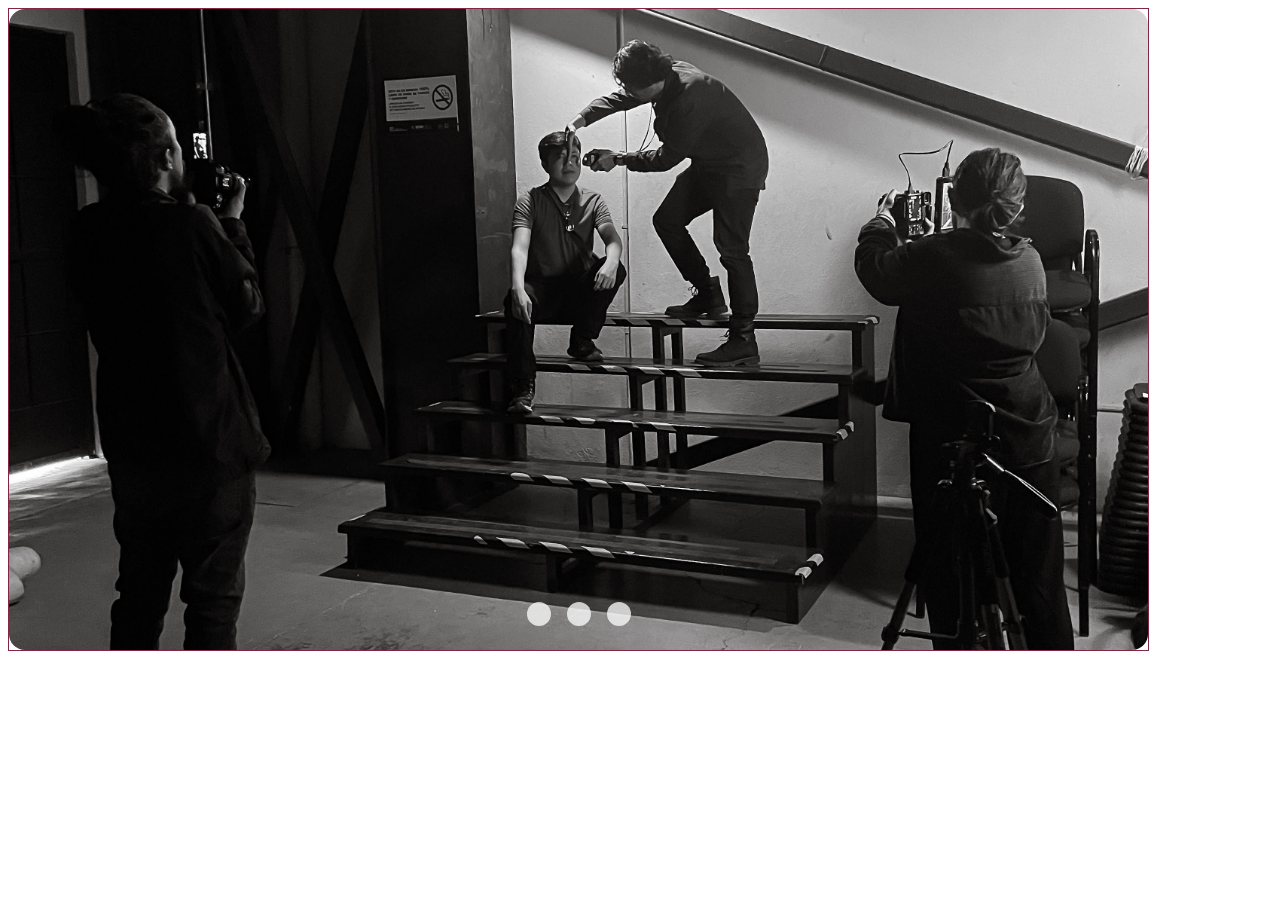
<file: slider.html>
<!DOCTYPE html>
<html lang="es">
<head>
    <meta charset="UTF-8">
    <meta name="viewport" content="width=device-width, initial-scale=1.0">
    <link rel="stylesheet" href="slider.css">
    <title>Document</title>
</head>
<body>
    <section class="container">   
        <div class="slider-wrapper">
            <div class="slider">
                <img id="slide-1" src="assets/slide4.jpg">
                <img id="slide-2" src="assets/slide2.png" >
                <img id="slide-3" src="assets/slide3.jpg" >

            </div>
            <div class="slider-nav">
                <a href="#slide-1"></a>
                <a href="#slide-2"></a>
                <a href="#slide-3"></a>

            </div>

        </div>
    </section>
</body>
</html>
</file>
<file: style.css>
@import url('https://fonts.googleapis.com/css2?family=Roboto:ital,wght@0,100;0,300;0,400;0,500;0,700;0,900;1,100;1,300;1,400;1,500;1,700;1,900&display=swap');

:root {
    --color-1: #F01759;
    --color-2: #1E1E1E;
    --color-3: #FFFFFF;
    --color-4: #ebebeb;
    --color-5: #7e7d7d;

    --fuente-roboto: 'Roboto', sans-serif;
}
body, html {
    background-color: var(--color-2);
    font-size: 16px;
    display: block;
    margin: 0;
    padding: 0;
    width: 100%;
    height: 100%;
    overflow-x: hidden;
}

/* Navegacion */

.navegacion__contenedor {
    height: 75px;
    background-color: var(--color-1);;
    display: flex;
    justify-content: space-between;
    align-items: center;
}
.navegacion__contenedor__invertido {
    height: 75px;
    background-color: var(--color-2);
    display: flex;
    justify-content: space-between;
    align-items: center;
}
.logo {
    width: auto;
    height: auto;
    padding-left: 5vw;
}
.logo img{
    width: 50px;
    height: 50px;

}
.enlases__texto{
    width: 60vw;
    height: auto;
    padding-right: 5vw;
    display: flex;
    justify-content: space-between;
    align-items: center;
    font-family: var(--fuente-roboto);
    font-size: 1.2em;
}
.enlases a {
    color: var(--color-3);
    text-decoration: none;
    padding: 4px 8px;
}
.enlases__texto a:hover {
    color: var(--color-2);
    background-color: var(--color-3);
    border-radius: 8px;
    
    transition: all 0.6s ease;
}
.menu-button {
    display: none; /* Oculto > 1200px*/   
}

/*menu desplegable*/

.menu-list {
    display: none;
    position: fixed;
    top: 75px;
    left: 0;
    width: 100vw;
    height: 100vh;
    background-color:var(--color-1);
    z-index: 999;
    list-style: none;
    padding: 0;
    margin: 0;
    text-align: center;
 
}
.sedes__inv .menu-list { 
    background-color: var(--color-2);
    
}
.menu-list li {
    margin: 20px 0;
}
.menu-list li a {
    font-family: var(--fuente-roboto);
    color: var(--color-4);
    font-size: 1.5em;
    text-decoration: none;
    display: block;
    padding: 10px;
    
}
.menu-list li a:hover {
    background-color: transparent;
}
#menu-toggle {
    display: none;
}
#menu-toggle:checked + .menu-button + .menu-list {
    display: block;
}
.content {
    margin-top: 75px; /* altura del menú */
    padding: 20px;
}

/* inicio */

.inicio{
    background-color: var(--color-1);
    display: flex;
    flex-direction: column-reverse;
   
}  
.inicio__texto {
    display: flex;
    justify-content: space-between;
    align-items: flex-end;
    padding-right: 5.5vw;
    padding-left: 5.5vw;
    color: var(--color-3); 
    margin-top: 1vh;
    margin-bottom: 5vh;
}
.inicio__texto__umbrales img{
    height: auto;
    width: 35vw;
   
}
.inicio__texto__festival img{
    height: auto;
    width: 25vw;

}
.inicio__texto__centro {
    display: none; 
}


/* Sedes */

.sedes{
    height: auto;
    padding-right: 5.5vw;
    padding-left: 5.5vw;
}
.sedes__contenido{
    height: auto;
    margin-top: 10vh;
    margin-bottom: 10vh;
}
.sedes__contenedor__card {
    width: auto;
    height: auto;
    display: flex;
    gap: 4vw;
    justify-content: space-between;
}
.sedes__card {
    display: flex;
    flex-direction: column;
    align-items: center;
    padding-top: 0px;
    border-top: 0px;
    width: 26.5vw;
    height: auto;
    border-radius: 7.5px;
    overflow: hidden;
    background: var(--color-2);
    box-shadow: 0px 1px 10px rgba(0, 0, 0, 0.7);
    cursor: default;
    transition: all 0.3s ease;
    font-family: var(--fuente-roboto);
    border: 1px solid black;
}
.sedes__card:hover {
    box-shadow: 5px 5px 20px rgba(0, 0, 0, 0.9);
    transform: translateY(-.5%);
}
.sedes__card img {
    width: 26.5vw;
    height: auto; 
}
.Sedes__card__texto {
    color: var(--color-4);
    padding-top: 0vh;
    padding-bottom: 3vh;
    width: auto;
    height: auto;
    text-align: center;
}
.Sedes__card__texto a {
    text-decoration: none;
    display: inline-block;
    padding: 1vh;
    margin-top:1vh;
    color: var(--color-4);
    background: var(--color-2);
    border: 1px solid var(--color-5);
    border-radius: 5px;
    transition: all 0.3s ease;
}
.Sedes__card__texto a:hover {
    background: var(--color-1);
    color: var(--color-4);
}
.contenedor__bloque__texto {
    display: block;
    padding-left: 5.5vw;
    padding-right: 5.5vw;
    padding-top: 10vh;
    padding-bottom: 10vh;
}
.sin-espacio .contenedor__bloque__texto {
    padding-top: 0vh;
   
}



.contenedor__bloque__texto__interior {
    display: flex;
    justify-content: space-between;
    margin-top: 4vh; 
    border-top: 2px solid var(--color-5);
    padding-top: 4vh ;
}
.texto__parrafos__contenedor{
    width: 59vw;   
}

.texto__parrafos__contenedor img {
    width: 58vw;
    height: auto;
    margin-top: 2vh;
    margin-bottom: 4vh;
    border-radius: 10px;
    box-shadow: 0px 3px 10px rgba(0, 0, 0, 0.9);
}

/* masterclass */

.alinear__masterclass {
    display: flex;
    justify-content: center;
   
}
.container {
    width: 87vw;
    height: auto;
}
.slider-wrapper{
    position: relative; 
    margin: 0 auto;
}
.slider {
    scrollbar-width: none;
    display: flex;
    aspect-ratio: 2 / 1;
    overflow-x: auto ;
    scroll-snap-type: mandatory;
    scroll-behavior: smooth;
    box-shadow: 5px 5px 20px rgba(0, 0, 0, 0.9);
    border-radius: 5px;
}
.slider img {
    flex: 1 0 100%;
    scroll-snap-align: start;
    object-fit: cover;
}
.slider-nav {
    display: flex;
    column-gap: 1rem;
    position: absolute;
    bottom: 1.5rem;
    left: 50%;
    transform: translateX(-50%);
    z-index: 1;
}
.slider-nav a {
    width: 1.5rem;
    height: 1.5rem;
    border-radius: 50%;
    background-color: var(--color-3);    
    opacity: 0.75;
    transition: opacity ease 250ms;
}
.slider-nav a.active {
    opacity: 1;
}
.slider-nav a:hover {
    opacity: 1;
}

/* footer */

.footer__contenido {
    background-color: var(--color-1);
    color: var(--color-2);
    height: auto;
    padding-left: 5.5vw;
    padding-right: 5.5vw;
    padding-top: 5.5vh;
    padding-bottom: 5.5vh;
}
.footer__contenido__contenedor{
    display: flex;
    justify-content: space-between;
    width: auto;
    height: auto;
    border-bottom: 1px solid var(--color-2);
}

.sin-espacio .footer__contenido__contenedor{
  
    border-bottom: none;
}
.footer__contenido__texto {
    
    font-family: var(--fuente-roboto);
    font-size: 1em;
}
.footer__contenido__logo {
    width: 50px;
    height: 50px;
    

}
.footer__contenido__logo img {
    width: 50px;
    height: 50px; 

}

/* texto */

.texto__titulos {
    font-family: var(--fuente-roboto);
    font-size: 3.5em;
    color: var(--color-5);
    margin-top: 0vh;
    margin-bottom: 4vh;  
}
.texto__titulos__linea {
    font-family: var(--fuente-roboto);
    font-size: 3.5em;
    color: var(--color-5);
    margin-top: 0vh;
    margin-bottom: 4vh; 
    border-top: 2px solid var(--color-5);
    padding-top: .2em;
}
.texto__subtitulos {
    font-family: var(--fuente-roboto);
    font-size: 1.5em;
    color: var(--color-1);
    margin-top: 0vh;
    margin-bottom: 4vh; 
    width: 28vw;
}
.texto__parrafos{
    font-family: var(--fuente-roboto);
    font-size: 1.5em;
    color: var(--color-4);
    margin-top: 0vh;
    margin-bottom: 4vh; 
    width: auto;
}

/* Enlaces */

.custom-link {
    font-family: var(--fuente-roboto);
    color: var(--color-5);              
    text-decoration: none;   
    position: relative;      
    transition: color 0.3s;   
}
.custom-link::after {
    content: "";              
    position: absolute;
    left: 0;
    bottom: -3px;             
    width: 0;                 
    height: 2px;             
    background-color: var(--color-1);  
    transition: width 0.3s;  
}
.custom-link:hover {
    color: var(--color-1);          
}
.custom-link:hover::after {
    width: 100%;              
}

/* Enlaces invertidos*/

.custom-link-inv {
    font-family: var(--fuente-roboto);
    color: var(--color-2);              
    text-decoration: none;   
    position: relative;      
    transition: color 0.3s;   
}
.custom-link-inv::after {
    content: "";              
    position: absolute;
    left: 0;
    bottom: -3px;             
    width: 0;                 
    height: 2px;             
    background-color: var(--color-2);  
    transition: width 0.3s;  
}
.custom-link-inv:hover {
    color: var(--color-2);          
}

.custom-link-inv:hover::after {
    width: 100%;              
}



/* Responsive */

@media (max-width:1200px) {
    .enlases__texto {
        width: 70vw;
    }

}

@media (max-width: 1024px) {
    .enlases{
        display: flex;
        align-items: center;
        height: 3.5rem;
        padding-right: 5vw;
    }
    .enlases__texto {
        display: none; 
    }
    .menu-button {
        padding-top: .4rem;
        display: flex; 
        flex-direction: column;
        width: 3rem;
        height: 3rem;
        border: 0;
        background: transparent;
        gap: .65rem;
    }
    .menu-button > div {
    
        background: var(--color-3);
        height: 2px;
        width: 100%;
        border-radius: 5px; 
        transition: all 1s;
        transform-origin: left;
    }
    .menu-button:hover div:first-child {
        transform: rotate(45deg);
    }
    .menu-button:hover div:nth-child(2) {
        opacity: 0%;
    }
    .menu-button:hover div:last-child {
        transform: rotate(-45deg);
    }

    .inicio__texto {
        display: none;  
    }
    .inicio__texto__centro  {
        display: flex;
        padding-left: 0;
        justify-content: center;
    }
    .inicio__texto__centro img {
        width: 60vw;
        margin-top: 2vh;    
        margin-bottom: 4vh;
    } 
     .texto__titulos__linea{
        text-align: center;
    }
}

@media (max-width: 768px) {
    .sedes__contenedor__card {
        flex-direction: column;
        gap: 20px;
    }
    .sedes__card {
       
        width: 86vw;
        height: auto;
        box-shadow: 5px 5px 20px rgba(0, 0, 0, 0.9);
        transition: none;
    }
    .sedes__card img {
        width: 86vw;
    }

    .sedes__card:hover {
        transform: none;
        box-shadow: 5px 5px 20px rgba(0, 0, 0, 0.9);
    }

    .contenedor__bloque__texto__interior {
        display: block;
        
    }
    .contenedor__bloque__texto{
        width: 89vw;

    }

    .texto__subtitulos {
        width: 89VW;  
    }
        
    .texto__parrafos__contenedor {
        width: 89vw;
    }

    .texto__parrafos__contenedor img {
        width: 89VW;
    }
    .slider {

        aspect-ratio: 2 / 3;
    }
}




.input-container {
    position: relative;
    margin-bottom: 1vh;
    display: flex;
    flex-direction: column;
    justify-content: flex-end;
    box-sizing: border-box;
   
  }

.formcontato{
    /* border: 3px solid #962667; */
    width: auto;
    height: auto;
    padding-top: 0vh;
    padding-bottom: 0vh;
}

.formcontato__contacto{
    display: flex;
    justify-content: center;
    /* border: 3px solid #802696; */

}

.formcontato__text{
    display: flex;
    flex-direction: column;
    align-items: flex-start;

}

.formcontato__form{
    display: flex;
    flex-direction: column;
}
.input-label{
    font-family: var(--fuente-roboto);
    color: var(--color-2);
}

.formcontato__input{

    box-sizing: border-box;
    font-size: 1em;
    margin-top: 1vh;
    margin-bottom: 1vh;
    background-color: var(--color-2);
    border-radius: 4px;
    border: 1px solid var(--color-5);
    width: 59vw;
    height: 8vh;
    position: relative;
    padding-top: 20px;
    padding-left: 20px;
    font-family: var(--fuente-roboto);
    color: var(--color-4);
}

.formcontato__input::placeholder, .formcontato__textarea::placeholder{
    visibility: hidden;

}

.formcontato__input:focus, .formcontato__textarea:focus{
  outline: none;
}

.input-label, .textarea-label {
    position: absolute;
    font-family: var(--fuente-roboto);
    color: var(--color-4);
    top:1.2rem;
    left:1rem;
    font-size: 1rem;
    font-weight: 400;
    line-height: 1.25rem;
    transition: all 0.25s;
}

.formcontato__textarea {
    margin-top: 0.5rem;
    margin-bottom: 1rem;
    background-color: var(--color-2);
    border-radius: 4px;
    border: 1px  solid var(--color-5);
    position: relative;
    padding-top: 20px;
    padding-left: 20px;
    box-sizing: border-box;
    font-family: var(--fuente-roboto);
    color: var(--color-4);
    font-size: 1rem;
    resize: none;
    
}
.textarea-label{
    color: var(--color-4);
}
.formcontato__botao{
    width: 165px;
    height: 51px;
    font-size: 1rem;
    font-weight: 400;
    background-color: var(--color-2);
    font-family: var(--fuente-roboto);
    border: none;
    color: var(--color-3);
    border: 1px solid var(--color-5);
    cursor: pointer;
    border-radius: 10px;
    transition: all 0.3s ease;
}
.formcontato__botao:hover {
    background-color: var(--color-1);
    color: var(--color-4);
    border: 1px solid var(--color-4);
}

.formcontato__input:not(:placeholder-shown) + .input-label,
.formcontato__input:focus + .input-label,
.formcontato__textarea:not(:placeholder-shown) + .textarea-label,
.formcontato__textarea:focus + .textarea-label {
  font-size: 0.875rem;
  top: 0.42rem;
  transition: all 0.25s;
  color: var(--color-5);
}


  


  @media (max-width: 414px){
    .formcontato__text{
        width: 89vw;
    }
    .input-container{
        width: 89vw;
    }
    .formcontato__input{
        width: 89vw;
    }
    .formcontato__textarea{
        width: 89vw;
    }
  }
</file>
<file: slider.css>
.container {
    border: 1px solid #be0744;
    width: 89vw;
    height: auto;
}
.slider-wrapper{
    position: relative; 
    margin: 0 auto;
}
.slider {
    scrollbar-width: none;
    display: flex;
    aspect-ratio: 16/9;
    overflow-x: auto ;
    scroll-snap-type: mandatory;
    scroll-behavior: smooth;
    box-shadow: 0 1.5rem 3.5rem --0.75rem hsla(0, 0%, 0%, 0.25);
    border-radius: 1rem;
}
.slider img {
    flex: 1 0 100%;
    scroll-snap-align: start;
    object-fit: cover;
}
.slider-nav {
    display: flex;
    column-gap: 1rem;
    position: absolute;
    bottom: 1.5rem;
    left: 50%;
    transform: translateX(-50%);
    z-index: 1;
}
.slider-nav a {
    width: 1.5rem;
    height: 1.5rem;
    border-radius: 50%;
    background-color: #fff;    
    opacity: 0.75;
    transition: opacity ease 250ms;
}
.slider-nav a.active {
    opacity: 1;
}
.slider-nav a:hover {
    opacity: 1;
}
</file>
